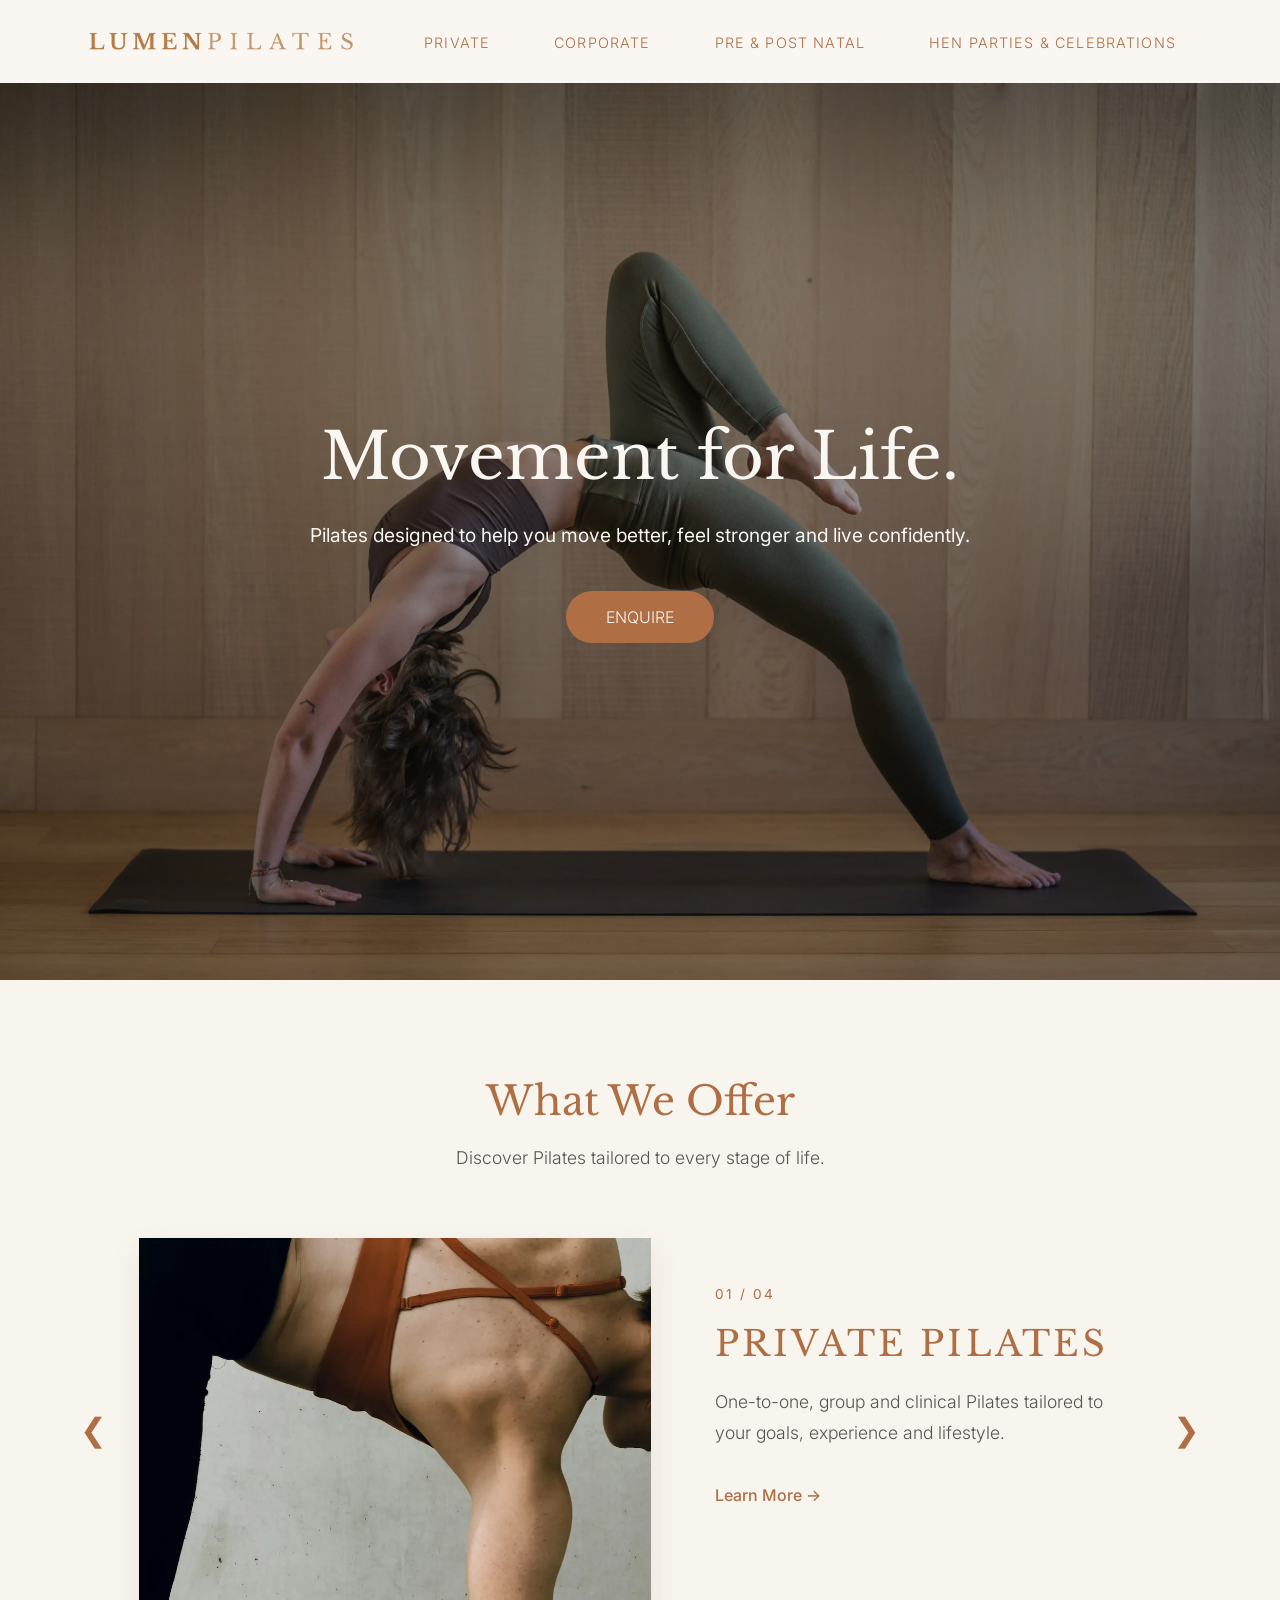
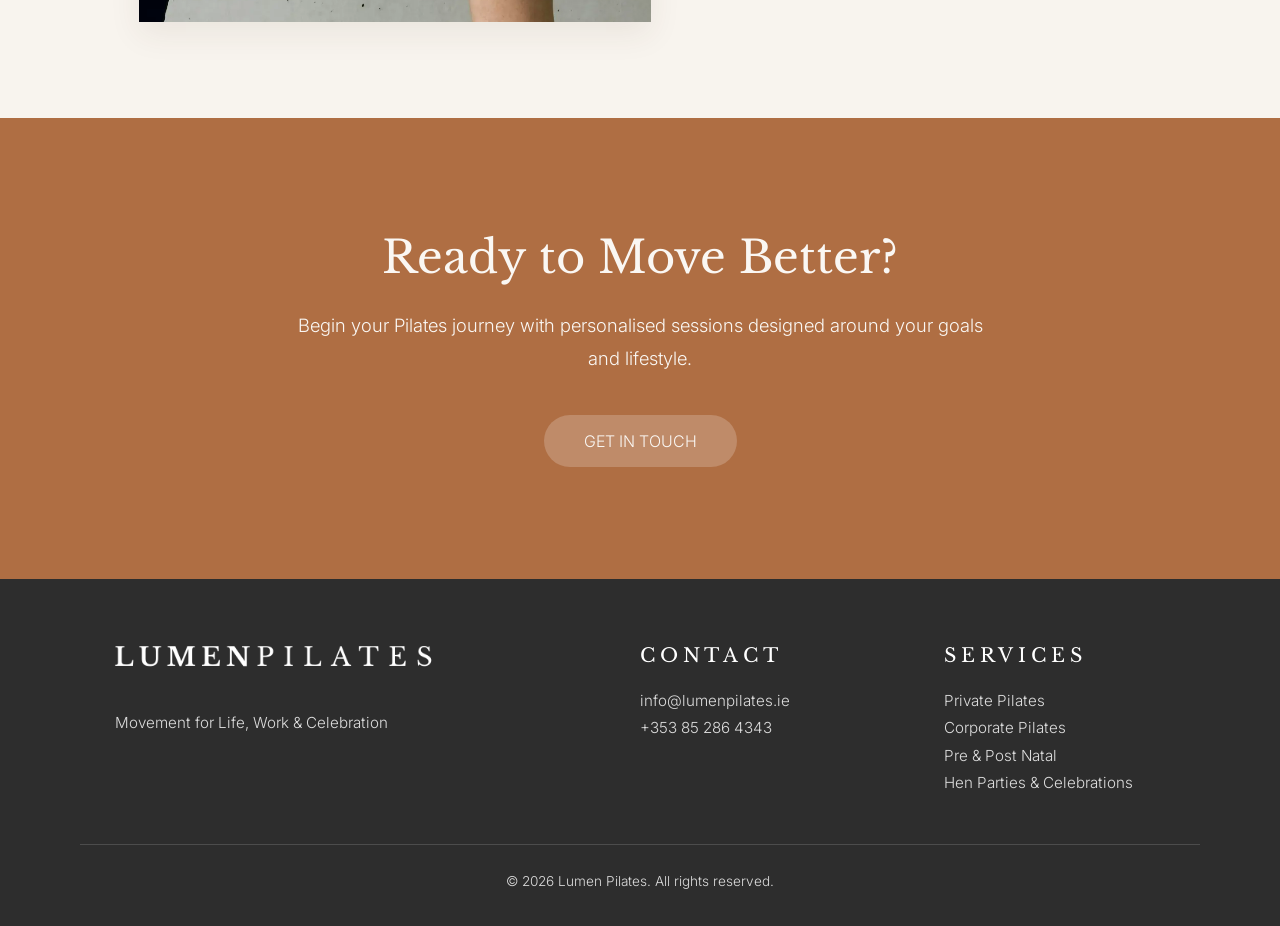
<file: index.html>
<!DOCTYPE html>
<html lang="en">
  <head>
    <meta charset="UTF-8" />
    <meta name="viewport" content="width=device-width, initial-scale=1.0" />

    <title>Lumen Pilates | Movement for Life, Work & Celebration</title>

    <link rel="icon" type="image/png" href="images/favicon.png" />

    <link rel="preconnect" href="https://fonts.googleapis.com" />
    <link rel="preconnect" href="https://fonts.gstatic.com" crossorigin />

    <link
      href="https://fonts.googleapis.com/css2?family=Inter:wght@300;400;500;600;700&family=Libre+Baskerville:wght@400;700&display=swap"
      rel="stylesheet"
    />

    <link rel="stylesheet" href="styles.css" />
  </head>

  <body>
    <!-- =========================
         Navigation
    ========================== -->

    <header>
      <nav class="navbar" aria-label="Main Navigation">
        <div class="logo">
          <a href="index.html">
            <img src="images/lumen-horizontal.png" alt="Lumen Pilates Logo" />
          </a>
        </div>

        <!-- Hamburger Menu -->
        <button
          class="hamburger"
          aria-label="Toggle navigation"
          aria-expanded="false"
        >
          <span></span>
          <span></span>
          <span></span>
        </button>

        <div class="nav-centre">
          <ul class="nav-links">
            <li>
              <a href="private.html"> PRIVATE </a>
            </li>

            <li>
              <a href="corporate.html"> CORPORATE </a>
            </li>

            <li>
              <a href="prenatal.html"> PRE &amp; POST NATAL </a>
            </li>

            <li>
              <a href="hen-parties.html"> HEN PARTIES &amp; CELEBRATIONS </a>
            </li>

            <li class="mobile-contact">
              <a href="mailto:info@lumenpilates.ie?subject=Pilates%20Enquiry">
                CONTACT US
              </a>
            </li>
          </ul>
        </div>
      </nav>
    </header>

    <main>
      <div class="nav-trigger"></div>

      <!-- =========================
           Hero Section
      ========================== -->

      <section class="hero">
        <div class="hero-overlay"></div>

        <div class="hero-content">
          <h1>Movement for Life.</h1>

          <p>
            Pilates designed to help you move better, feel stronger and live
            confidently.
          </p>

          <a href="enquire.html" class="btn">ENQUIRE</a>
        </div>
      </section>

      <!-- =========================
           Services
      ========================== -->

      <section class="services">
        <div class="services-header">
          <h2>What We Offer</h2>

          <p>Discover Pilates tailored to every stage of life.</p>
        </div>

        <div class="services-carousel">
          <!-- Previous Button -->

          <button class="carousel-btn prev" aria-label="Previous service">
            &#10094;
          </button>

          <!-- Service Slide -->

          <article class="service-slide">
            <div class="service-image">
              <img
                class="service-img"
                src="images/private-pilates.webp"
                alt="Private Pilates session"
              />
            </div>

            <div class="service-content">
              <span class="service-number">01 / 04</span>

              <h3>PRIVATE PILATES</h3>

              <p>
                One-to-one, group and clinical Pilates tailored to your goals,
                experience and lifestyle.
              </p>

              <a href="private.html" class="learn-more"> Learn More → </a>
            </div>
          </article>

          <!-- Next Button -->

          <button class="carousel-btn next" aria-label="Next service">
            &#10095;
          </button>
        </div>
      </section>

      <!-- =========================
           Call To Action
      ========================== -->

      <section class="cta">
        <div class="cta-content">
          <h2>Ready to Move Better?</h2>

          <p>
            Begin your Pilates journey with personalised sessions designed
            around your goals and lifestyle.
          </p>

          <a href="enquire.html" class="btn"> Get in Touch </a>
        </div>
      </section>
    </main>

    <!-- =========================
         Footer
    ========================== -->

    <footer class="footer">
      <div class="footer-container">
        <!-- Brand -->

        <div class="footer-brand">
          <img src="images/lumen-logo-white.png" alt="Lumen Pilates Logo" />

          <p>Movement for Life, Work &amp; Celebration</p>
        </div>

        <!-- Contact -->

        <div class="footer-contact">
          <h3>Contact</h3>

          <p>
            <a href="mailto:info@lumenpilates.ie"> info@lumenpilates.ie </a>
          </p>

          <p>
            <a href="tel:+353852864343"> +353 85 286 4343 </a>
          </p>
        </div>

        <!-- Services -->

        <div class="footer-links">
          <h3>Services</h3>

          <ul>
            <li>
              <a href="private.html">Private Pilates</a>
            </li>

            <li>
              <a href="corporate.html">Corporate Pilates</a>
            </li>

            <li>
              <a href="prenatal.html">Pre &amp; Post Natal</a>
            </li>

            <li>
              <a href="hen-parties.html">Hen Parties &amp; Celebrations</a>
            </li>
          </ul>
        </div>
      </div>

      <div class="footer-bottom">
        <p>&copy; 2026 Lumen Pilates. All rights reserved.</p>
      </div>
    </footer>

    <script src="script.js"></script>
  </body>
</html>
</file>
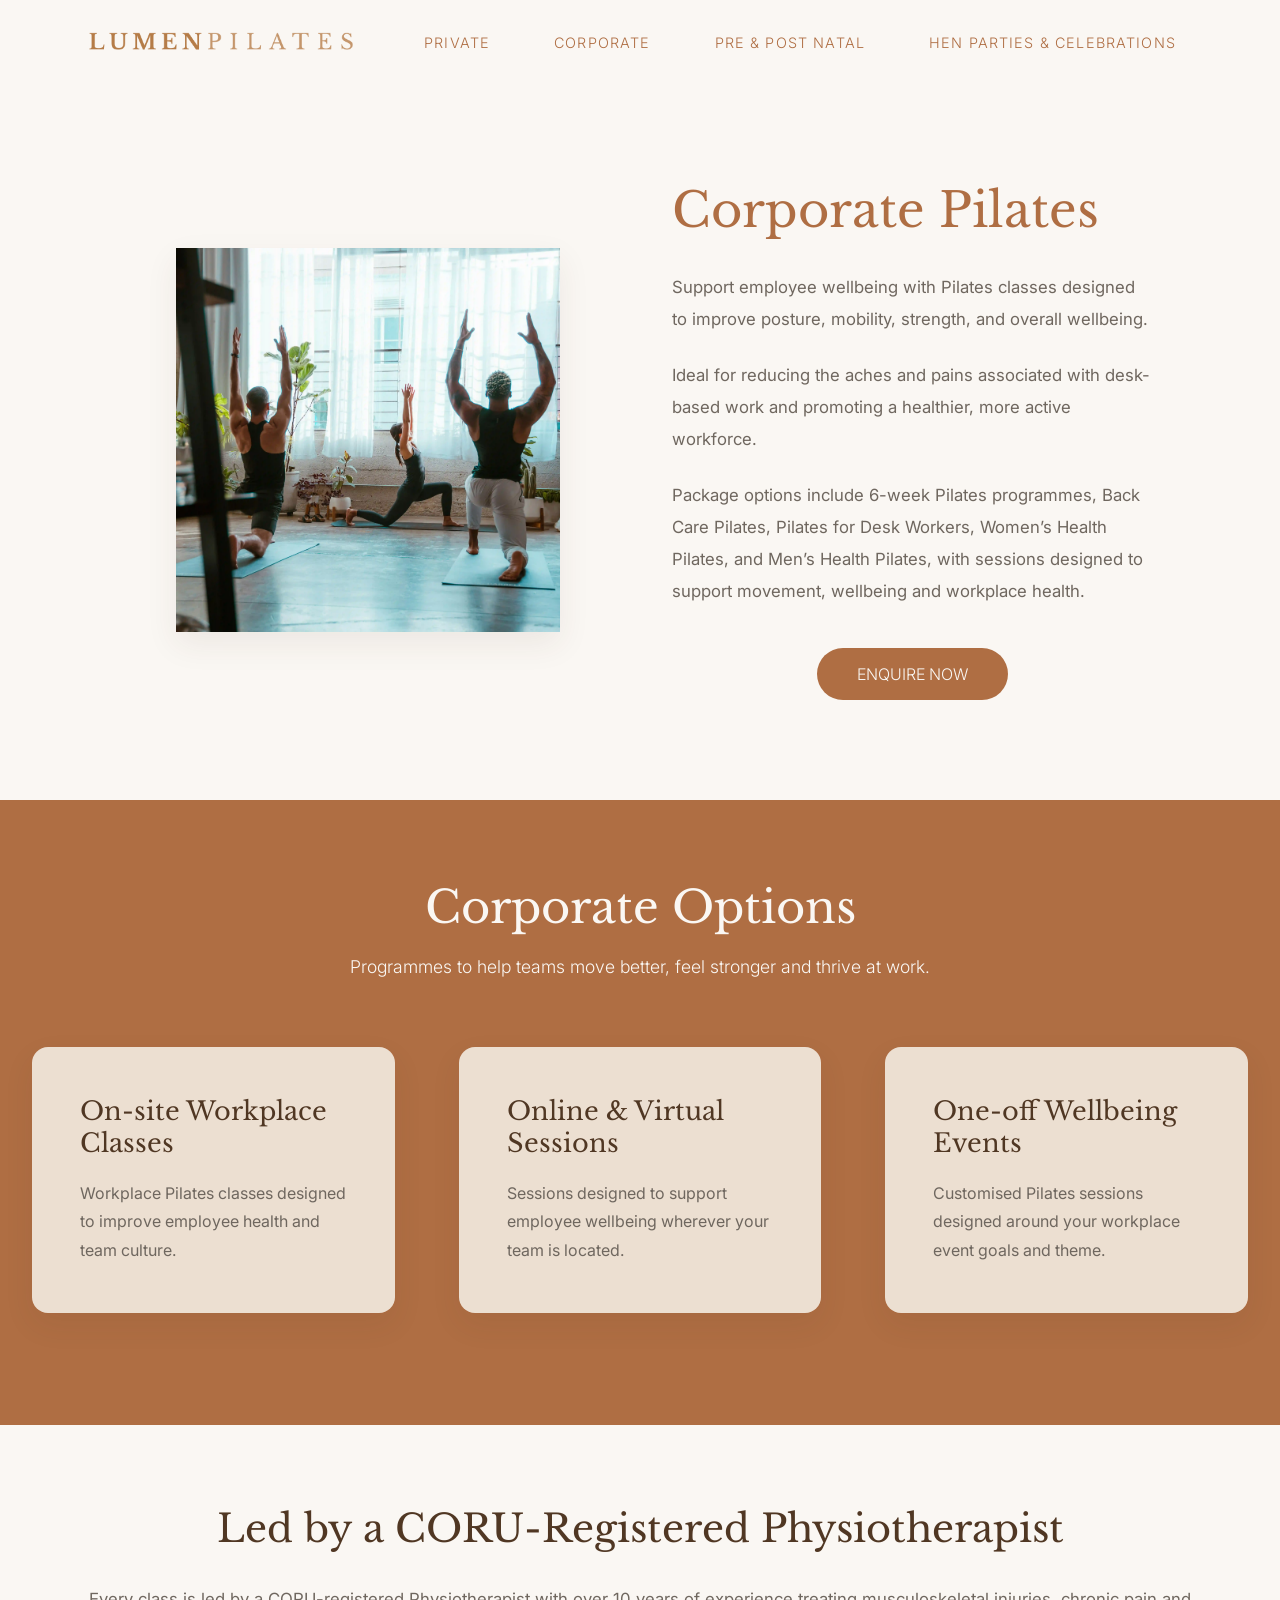
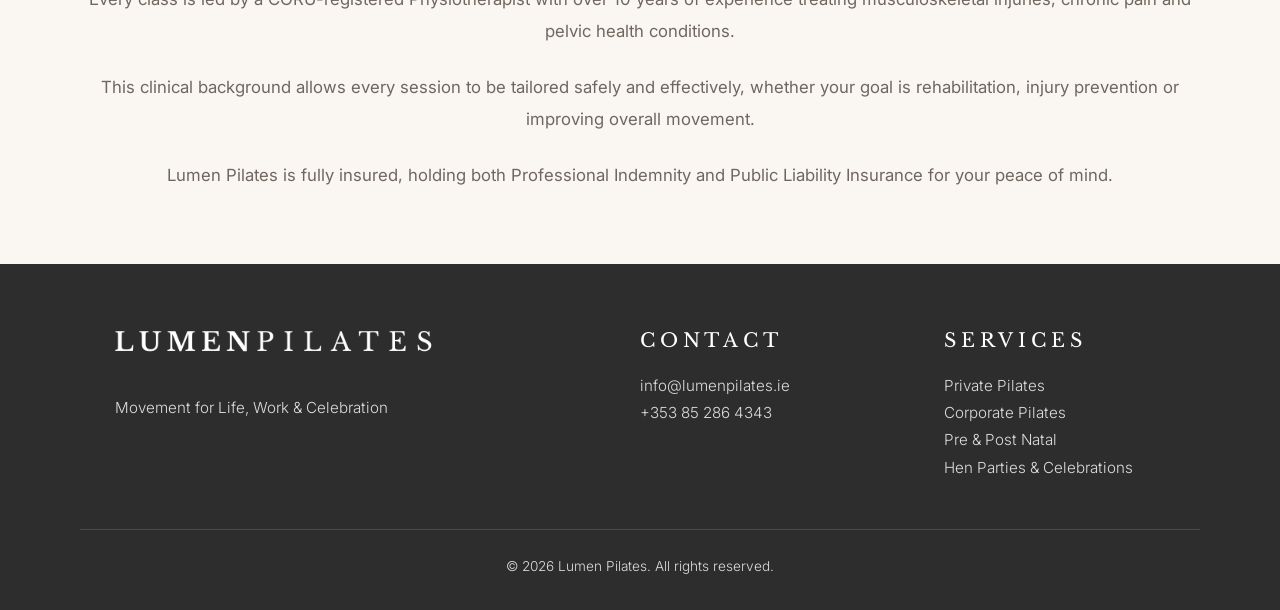
<file: corporate.html>
<!DOCTYPE html>
<html lang="en">
  <head>
    <meta charset="UTF-8" />
    <meta name="viewport" content="width=device-width, initial-scale=1.0" />

    <title>Lumen Pilates | Corporate Pilates</title>

    <link rel="icon" type="image/png" href="images/favicon.png" />

    <link rel="preconnect" href="https://fonts.googleapis.com" />
    <link rel="preconnect" href="https://fonts.gstatic.com" crossorigin />

    <link
      href="https://fonts.googleapis.com/css2?family=Inter:wght@300;400;500;600;700&family=Libre+Baskerville:wght@400;700&display=swap"
      rel="stylesheet"
    />

    <link rel="stylesheet" href="styles.css" />
  </head>

  <body>
    <!-- =========================
         Navigation
    ========================== -->

    <header>
      <nav class="navbar" aria-label="Main Navigation">
        <div class="logo">
          <a href="index.html">
            <img src="images/lumen-horizontal.png" alt="Lumen Pilates Logo" />
          </a>
        </div>

        <!-- Hamburger Menu -->
        <button
          class="hamburger"
          aria-label="Toggle navigation"
          aria-expanded="false"
        >
          <span></span>
          <span></span>
          <span></span>
        </button>

        <div class="nav-centre">
          <ul class="nav-links">
            <li>
              <a href="private.html"> PRIVATE </a>
            </li>

            <li>
              <a href="corporate.html"> CORPORATE </a>
            </li>

            <li>
              <a href="prenatal.html"> PRE &amp; POST NATAL </a>
            </li>

            <li>
              <a href="hen-parties.html"> HEN PARTIES &amp; CELEBRATIONS </a>
            </li>

            <li class="mobile-contact">
              <a href="mailto:info@lumenpilates.ie?subject=Pilates%20Enquiry">
                CONTACT US
              </a>
            </li>
          </ul>
        </div>
      </nav>
    </header>

    <main>
      <div class="nav-trigger"></div>

      <!-- =========================
           Corporate Hero
      ========================== -->

      <section class="private-hero">
        <div class="private-image">
          <img
            src="images/corporate-pilates-hero.webp"
            alt="Group of people performing pilates poses with their teacher"
          />
        </div>

        <div class="private-content">
          <h1>Corporate Pilates</h1>

          <p>
            Support employee wellbeing with Pilates classes designed to improve
            posture, mobility, strength, and overall wellbeing.
          </p>

          <p>
            Ideal for reducing the aches and pains associated with desk-based
            work and promoting a healthier, more active workforce.
          </p>

          <p>
            Package options include 6-week Pilates programmes, Back Care
            Pilates, Pilates for Desk Workers, Women’s Health Pilates, and Men’s
            Health Pilates, with sessions designed to support movement,
            wellbeing and workplace health.
          </p>

          <a href="enquire.html" class="btn"> ENQUIRE NOW </a>
        </div>
      </section>

      <!-- =========================
           Corporate Options
      ========================== -->

      <section class="class-structure">
        <div class="section-heading">
          <h2>Corporate Options</h2>

          <p>
            Programmes to help teams move better, feel stronger and thrive at
            work.
          </p>
        </div>

        <div class="structure-grid">
          <article class="structure-card">
            <h3>On-site Workplace Classes</h3>

            <p>
              Workplace Pilates classes designed to improve employee health and
              team culture.
            </p>
          </article>

          <article class="structure-card">
            <h3>Online &amp; Virtual Sessions</h3>

            <p>
              Sessions designed to support employee wellbeing wherever your team
              is located.
            </p>
          </article>

          <article class="structure-card">
            <h3>One-off Wellbeing Events</h3>

            <p>
              Customised Pilates sessions designed around your workplace event
              goals and theme.
            </p>
          </article>
        </div>
      </section>

      <!-- =========================
           Clinical Experience
      ========================== -->

      <section class="experience">
        <div class="experience-content">
          <h2>Led by a CORU-Registered Physiotherapist</h2>

          <p>
            Every class is led by a CORU-registered Physiotherapist with over 10
            years of experience treating musculoskeletal injuries, chronic pain
            and pelvic health conditions.
          </p>

          <p>
            This clinical background allows every session to be tailored safely
            and effectively, whether your goal is rehabilitation, injury
            prevention or improving overall movement.
          </p>

          <p>
            Lumen Pilates is fully insured, holding both Professional Indemnity
            and Public Liability Insurance for your peace of mind.
          </p>
        </div>
      </section>
    </main>

    <!-- =========================
         Footer
    ========================== -->

    <footer class="footer">
      <div class="footer-container">
        <!-- Brand -->

        <div class="footer-brand">
          <img src="images/lumen-logo-white.png" alt="Lumen Pilates Logo" />

          <p>Movement for Life, Work &amp; Celebration</p>
        </div>

        <!-- Contact -->

        <div class="footer-contact">
          <h3>Contact</h3>

          <p>
            <a href="mailto:info@lumenpilates.ie"> info@lumenpilates.ie </a>
          </p>

          <p>
            <a href="tel:+353852864343"> +353 85 286 4343 </a>
          </p>
        </div>

        <!-- Services -->

        <div class="footer-links">
          <h3>Services</h3>

          <ul>
            <li>
              <a href="private.html"> Private Pilates </a>
            </li>

            <li>
              <a href="corporate.html"> Corporate Pilates </a>
            </li>

            <li>
              <a href="prenatal.html"> Pre &amp; Post Natal </a>
            </li>

            <li>
              <a href="hen-parties.html"> Hen Parties &amp; Celebrations </a>
            </li>
          </ul>
        </div>
      </div>

      <div class="footer-bottom">
        <p>&copy; 2026 Lumen Pilates. All rights reserved.</p>
      </div>
    </footer>

    <script src="script.js"></script>
  </body>
</html>
</file>
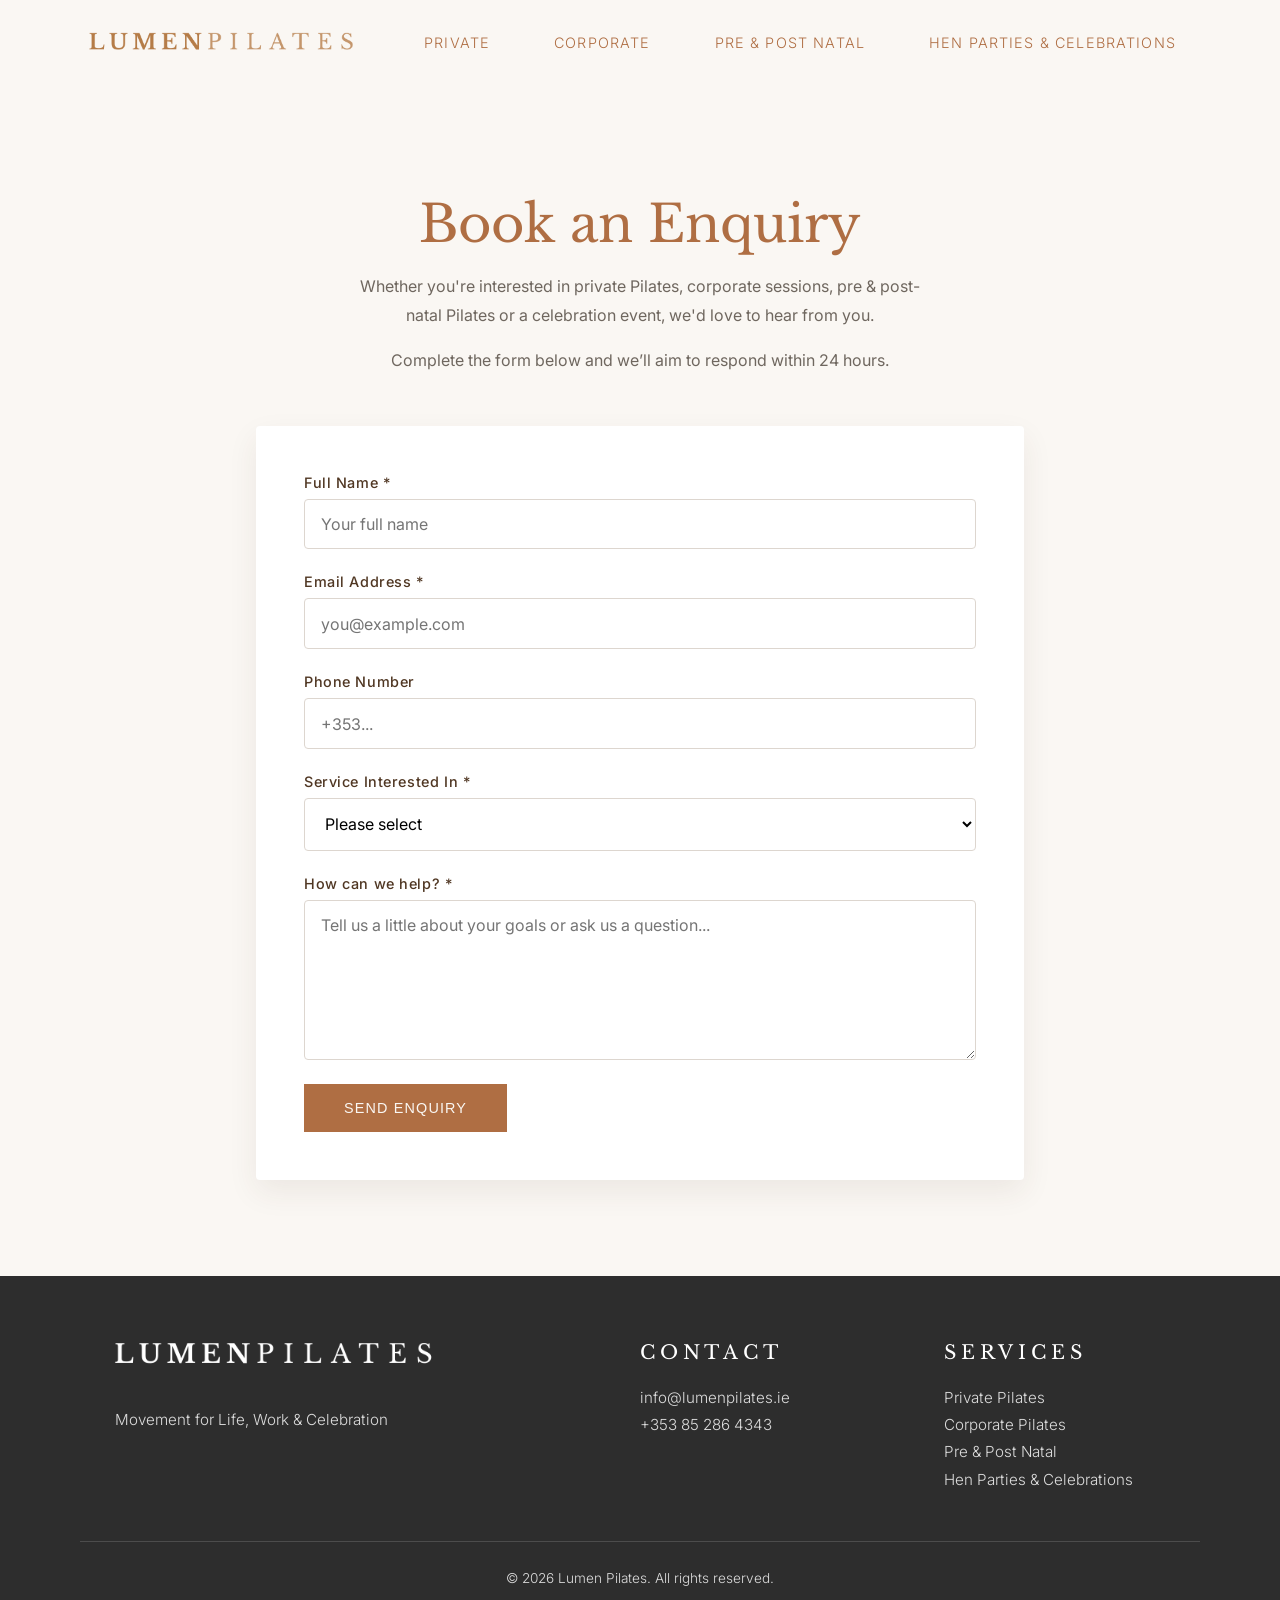
<file: enquire.html>
<!DOCTYPE html>
<html lang="en">
  <head>
    <meta charset="UTF-8" />
    <meta name="viewport" content="width=device-width, initial-scale=1.0" />

    <title>Lumen Pilates | Enquiry</title>

    <link rel="icon" type="image/png" href="images/favicon.png" />

    <link rel="preconnect" href="https://fonts.googleapis.com" />
    <link rel="preconnect" href="https://fonts.gstatic.com" crossorigin />

    <link
      href="https://fonts.googleapis.com/css2?family=Inter:wght@300;400;500;600;700&family=Libre+Baskerville:wght@400;700&display=swap"
      rel="stylesheet"
    />

    <link rel="stylesheet" href="styles.css" />
  </head>

  <body>
    <!-- =========================
         Navigation
    ========================== -->

    <header>
      <nav class="navbar" aria-label="Main Navigation">
        <div class="logo">
          <a href="index.html">
            <img src="images/lumen-horizontal.png" alt="Lumen Pilates Logo" />
          </a>
        </div>

        <!-- Hamburger Menu -->
        <button
          class="hamburger"
          aria-label="Toggle navigation"
          aria-expanded="false"
        >
          <span></span>
          <span></span>
          <span></span>
        </button>

        <div class="nav-centre">
          <ul class="nav-links">
            <li>
              <a href="private.html"> PRIVATE </a>
            </li>

            <li>
              <a href="corporate.html"> CORPORATE </a>
            </li>

            <li>
              <a href="prenatal.html"> PRE &amp; POST NATAL </a>
            </li>

            <li>
              <a href="hen-parties.html"> HEN PARTIES &amp; CELEBRATIONS </a>
            </li>

            <li class="mobile-contact">
              <a href="mailto:info@lumenpilates.ie?subject=Pilates%20Enquiry">
                CONTACT US
              </a>
            </li>
          </ul>
        </div>
      </nav>
    </header>

    <main class="enquiry-page">
      <div class="nav-trigger"></div>

      <!-- =========================
           Enquiry
      ========================== -->

      <section class="enquiry">
        <div class="enquiry-header">
          <h1>Book an Enquiry</h1>

          <p>
            Whether you're interested in private Pilates, corporate sessions,
            pre &amp; post-natal Pilates or a celebration event, we'd love to
            hear from you.
          </p>

          <p>
            Complete the form below and we’ll aim to respond within 24 hours.
          </p>
        </div>

        <form
          class="enquiry-form"
          name="enquiry"
          method="POST"
          data-netlify="true"
          data-netlify-honeypot="bot-field"
          action="success.html"
        >
          <!-- Required for Netlify -->

          <input type="hidden" name="form-name" value="enquiry" />

          <p hidden>
            <label>
              Bot field:
              <input name="bot-field" />
            </label>
          </p>

          <div class="form-group">
            <label for="name"> Full Name * </label>

            <input
              type="text"
              id="name"
              name="name"
              placeholder="Your full name"
              autocomplete="name"
              required
            />
          </div>

          <div class="form-group">
            <label for="email"> Email Address * </label>

            <input
              type="email"
              id="email"
              name="email"
              placeholder="you@example.com"
              autocomplete="email"
              required
            />
          </div>

          <div class="form-group">
            <label for="phone"> Phone Number </label>

            <input
              type="tel"
              id="phone"
              name="phone"
              placeholder="+353..."
              autocomplete="tel"
            />
          </div>

          <div class="form-group">
            <label for="service"> Service Interested In * </label>

            <select id="service" name="service" required>
              <option value="">Please select</option>

              <option>Private Pilates</option>

              <option>Corporate Pilates</option>

              <option>Pre &amp; Post Natal Pilates</option>

              <option>Hen Parties &amp; Celebrations</option>

              <option>Gift Voucher</option>

              <option>Other</option>
            </select>
          </div>

          <div class="form-group">
            <label for="message"> How can we help? * </label>

            <textarea
              id="message"
              name="message"
              rows="6"
              placeholder="Tell us a little about your goals or ask us a question..."
              required
            ></textarea>
          </div>

          <button type="submit" class="submit-btn">SEND ENQUIRY</button>
        </form>
      </section>
    </main>

    <!-- =========================
         Footer
    ========================== -->

    <footer class="footer">
      <div class="footer-container">
        <div class="footer-brand">
          <img src="images/lumen-logo-white.png" alt="Lumen Pilates Logo" />

          <p>Movement for Life, Work &amp; Celebration</p>
        </div>

        <div class="footer-contact">
          <h3>Contact</h3>

          <p>
            <a href="mailto:info@lumenpilates.ie"> info@lumenpilates.ie </a>
          </p>

          <p>
            <a href="tel:+353852864343"> +353 85 286 4343 </a>
          </p>
        </div>

        <div class="footer-links">
          <h3>Services</h3>

          <ul>
            <li>
              <a href="private.html"> Private Pilates </a>
            </li>

            <li>
              <a href="corporate.html"> Corporate Pilates </a>
            </li>

            <li>
              <a href="prenatal.html"> Pre &amp; Post Natal </a>
            </li>

            <li>
              <a href="hen-parties.html"> Hen Parties &amp; Celebrations </a>
            </li>
          </ul>
        </div>
      </div>

      <div class="footer-bottom">
        <p>&copy; 2026 Lumen Pilates. All rights reserved.</p>
      </div>
    </footer>

    <script src="script.js"></script>
  </body>
</html>
</file>
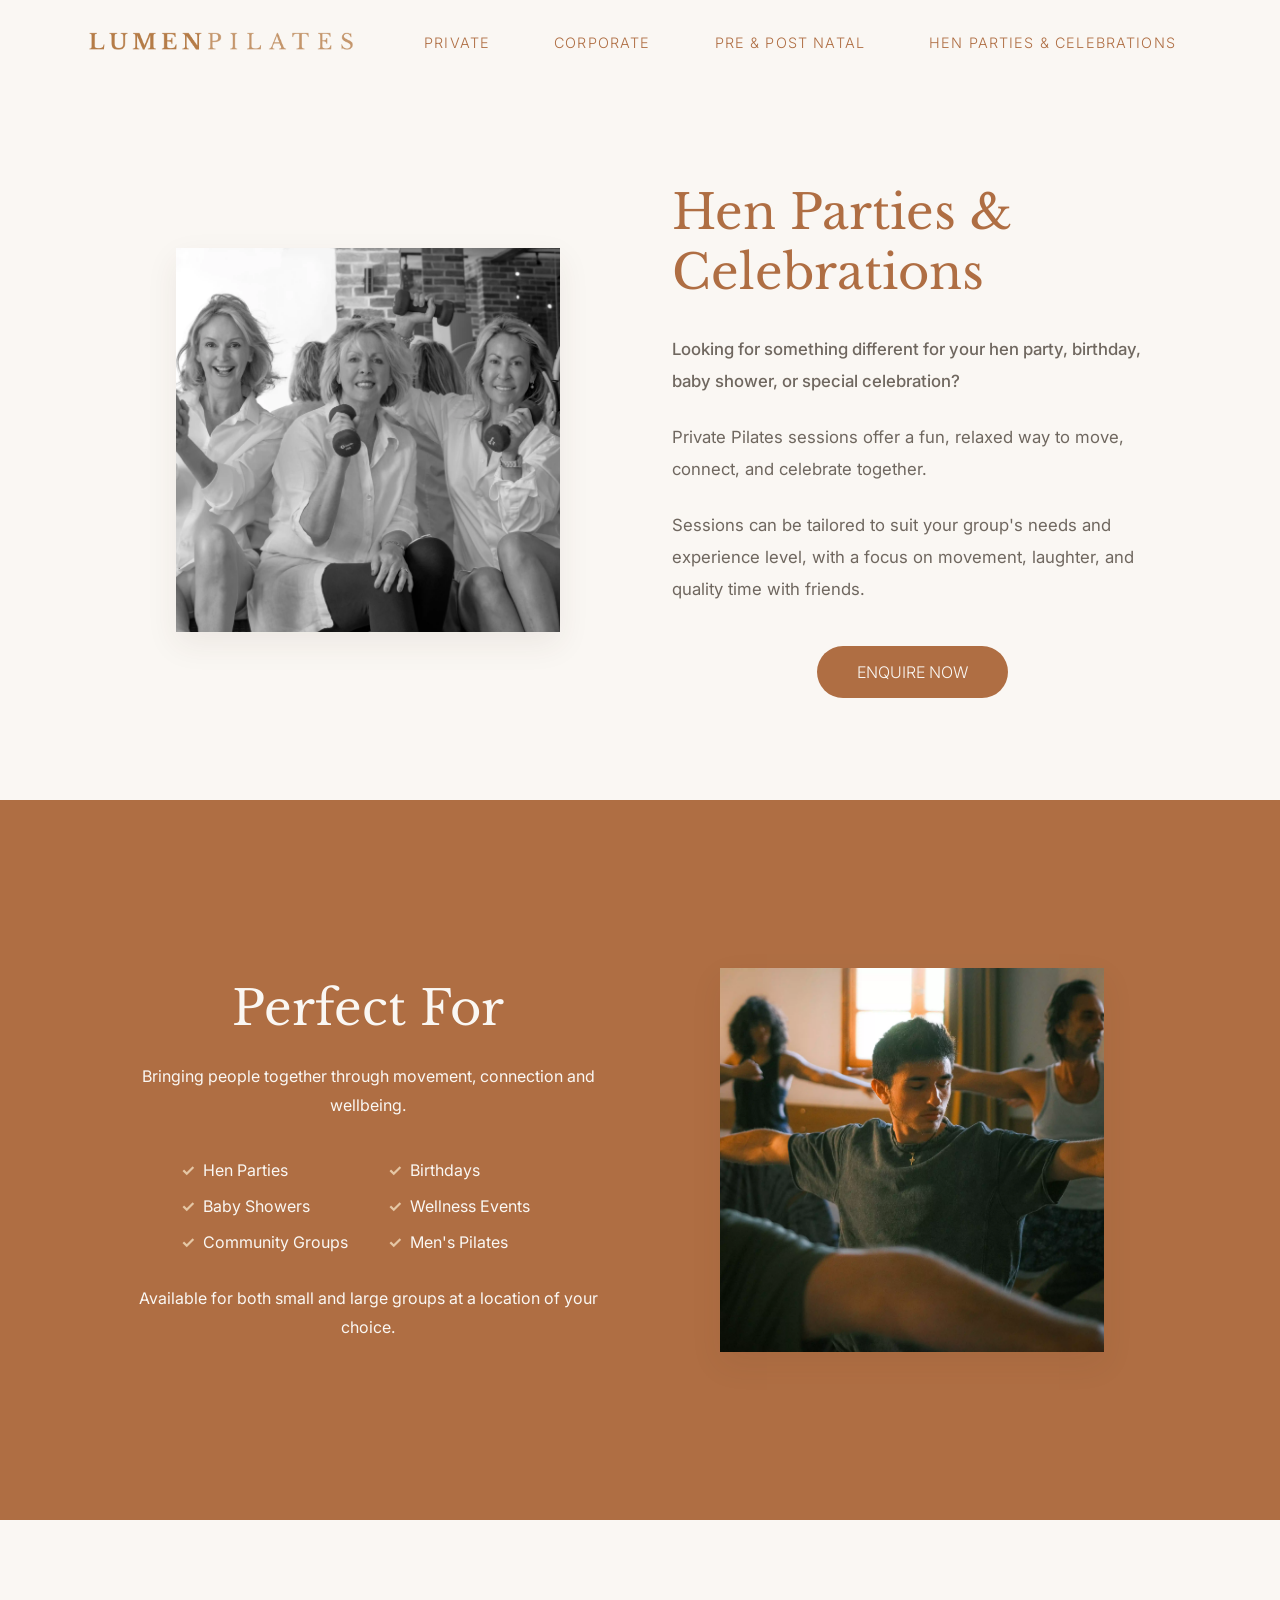
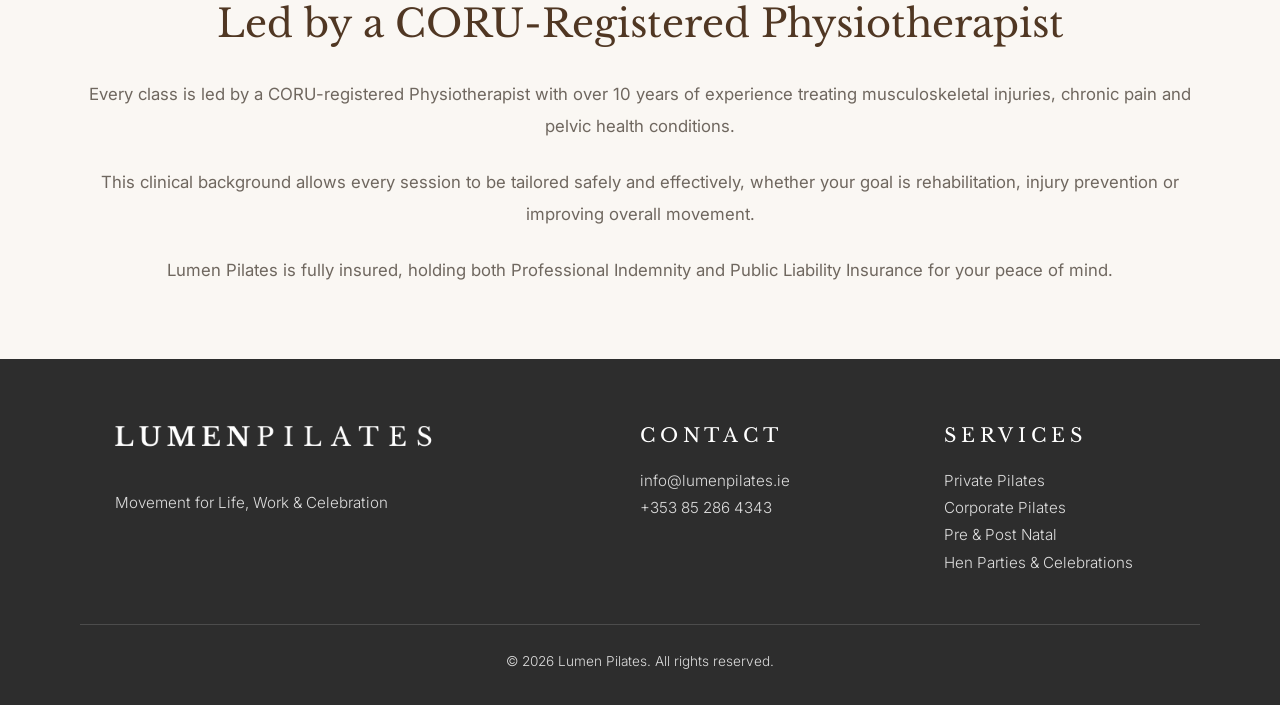
<file: hen-parties.html>
<!DOCTYPE html>
<html lang="en">
  <head>
    <meta charset="UTF-8" />
    <meta name="viewport" content="width=device-width, initial-scale=1.0" />

    <title>Lumen Pilates | Hen Parties & Celebrations</title>

    <link rel="icon" type="image/png" href="images/favicon.png" />

    <link rel="preconnect" href="https://fonts.googleapis.com" />
    <link rel="preconnect" href="https://fonts.gstatic.com" crossorigin />

    <link
      href="https://fonts.googleapis.com/css2?family=Inter:wght@300;400;500;600;700&family=Libre+Baskerville:wght@400;700&display=swap"
      rel="stylesheet"
    />

    <link rel="stylesheet" href="styles.css" />
  </head>

  <body>
    <!-- =========================
         Navigation
    ========================== -->

    <header>
      <nav class="navbar" aria-label="Main Navigation">
        <div class="logo">
          <a href="index.html">
            <img src="images/lumen-horizontal.png" alt="Lumen Pilates Logo" />
          </a>
        </div>

        <!-- Hamburger Menu -->
        <button
          class="hamburger"
          aria-label="Toggle navigation"
          aria-expanded="false"
        >
          <span></span>
          <span></span>
          <span></span>
        </button>

        <div class="nav-centre">
          <ul class="nav-links">
            <li>
              <a href="private.html"> PRIVATE </a>
            </li>

            <li>
              <a href="corporate.html"> CORPORATE </a>
            </li>

            <li>
              <a href="prenatal.html"> PRE &amp; POST NATAL </a>
            </li>

            <li>
              <a href="hen-parties.html"> HEN PARTIES &amp; CELEBRATIONS </a>
            </li>

            <li class="mobile-contact">
              <a href="mailto:info@lumenpilates.ie?subject=Pilates%20Enquiry">
                CONTACT US
              </a>
            </li>
          </ul>
        </div>
      </nav>
    </header>

    <main>
      <div class="nav-trigger"></div>

      <!-- =========================
           Hen Parties Hero
      ========================== -->

      <section class="private-hero">
        <div class="private-image">
          <img
            src="images/hens-hero.webp"
            alt="Group Pilates session during a celebration event"
          />
        </div>

        <div class="private-content">
          <h1>Hen Parties &amp; Celebrations</h1>

          <p class="hen-paragraph-bold">
            Looking for something different for your hen party, birthday, baby
            shower, or special celebration?
          </p>

          <p>
            Private Pilates sessions offer a fun, relaxed way to move, connect,
            and celebrate together.
          </p>

          <p>
            Sessions can be tailored to suit your group's needs and experience
            level, with a focus on movement, laughter, and quality time with
            friends.
          </p>

          <a href="enquire.html" class="btn"> ENQUIRE NOW </a>
        </div>
      </section>

      <!-- =========================
           Group Events
      ========================== -->

      <section class="group-events">
        <div class="group-events-content">
          <h2>Perfect For</h2>

          <p class="group-events-intro">
            Bringing people together through movement, connection and wellbeing.
          </p>

          <ul class="group-list">
            <li>Hen Parties</li>

            <li>Birthdays</li>

            <li>Baby Showers</li>

            <li>Wellness Events</li>

            <li>Community Groups</li>

            <li>Men's Pilates</li>
          </ul>

          <p class="group-events-footer">
            Available for both small and large groups at a location of your
            choice.
          </p>
        </div>

        <div class="group-events-image">
          <img
            src="images/hens-pilates-2.webp"
            alt="Man performing pilates pose"
          />
        </div>
      </section>

      <!-- =========================
           Clinical Experience
      ========================== -->

      <section class="experience">
        <div class="experience-content">
          <h2>Led by a CORU-Registered Physiotherapist</h2>

          <p>
            Every class is led by a CORU-registered Physiotherapist with over 10
            years of experience treating musculoskeletal injuries, chronic pain
            and pelvic health conditions.
          </p>

          <p>
            This clinical background allows every session to be tailored safely
            and effectively, whether your goal is rehabilitation, injury
            prevention or improving overall movement.
          </p>

          <p>
            Lumen Pilates is fully insured, holding both Professional Indemnity
            and Public Liability Insurance for your peace of mind.
          </p>
        </div>
      </section>
    </main>

    <!-- =========================
         Footer
    ========================== -->

    <footer class="footer">
      <div class="footer-container">
        <div class="footer-brand">
          <img src="images/lumen-logo-white.png" alt="Lumen Pilates Logo" />

          <p>Movement for Life, Work &amp; Celebration</p>
        </div>

        <div class="footer-contact">
          <h3>Contact</h3>

          <p>
            <a href="mailto:info@lumenpilates.ie"> info@lumenpilates.ie </a>
          </p>

          <p>
            <a href="tel:+353852864343"> +353 85 286 4343 </a>
          </p>
        </div>

        <div class="footer-links">
          <h3>Services</h3>

          <ul>
            <li>
              <a href="private.html"> Private Pilates </a>
            </li>

            <li>
              <a href="corporate.html"> Corporate Pilates </a>
            </li>

            <li>
              <a href="prenatal.html"> Pre &amp; Post Natal </a>
            </li>

            <li>
              <a href="hen-parties.html"> Hen Parties &amp; Celebrations </a>
            </li>
          </ul>
        </div>
      </div>

      <div class="footer-bottom">
        <p>&copy; 2026 Lumen Pilates. All rights reserved.</p>
      </div>
    </footer>

    <script src="script.js"></script>
  </body>
</html>
</file>
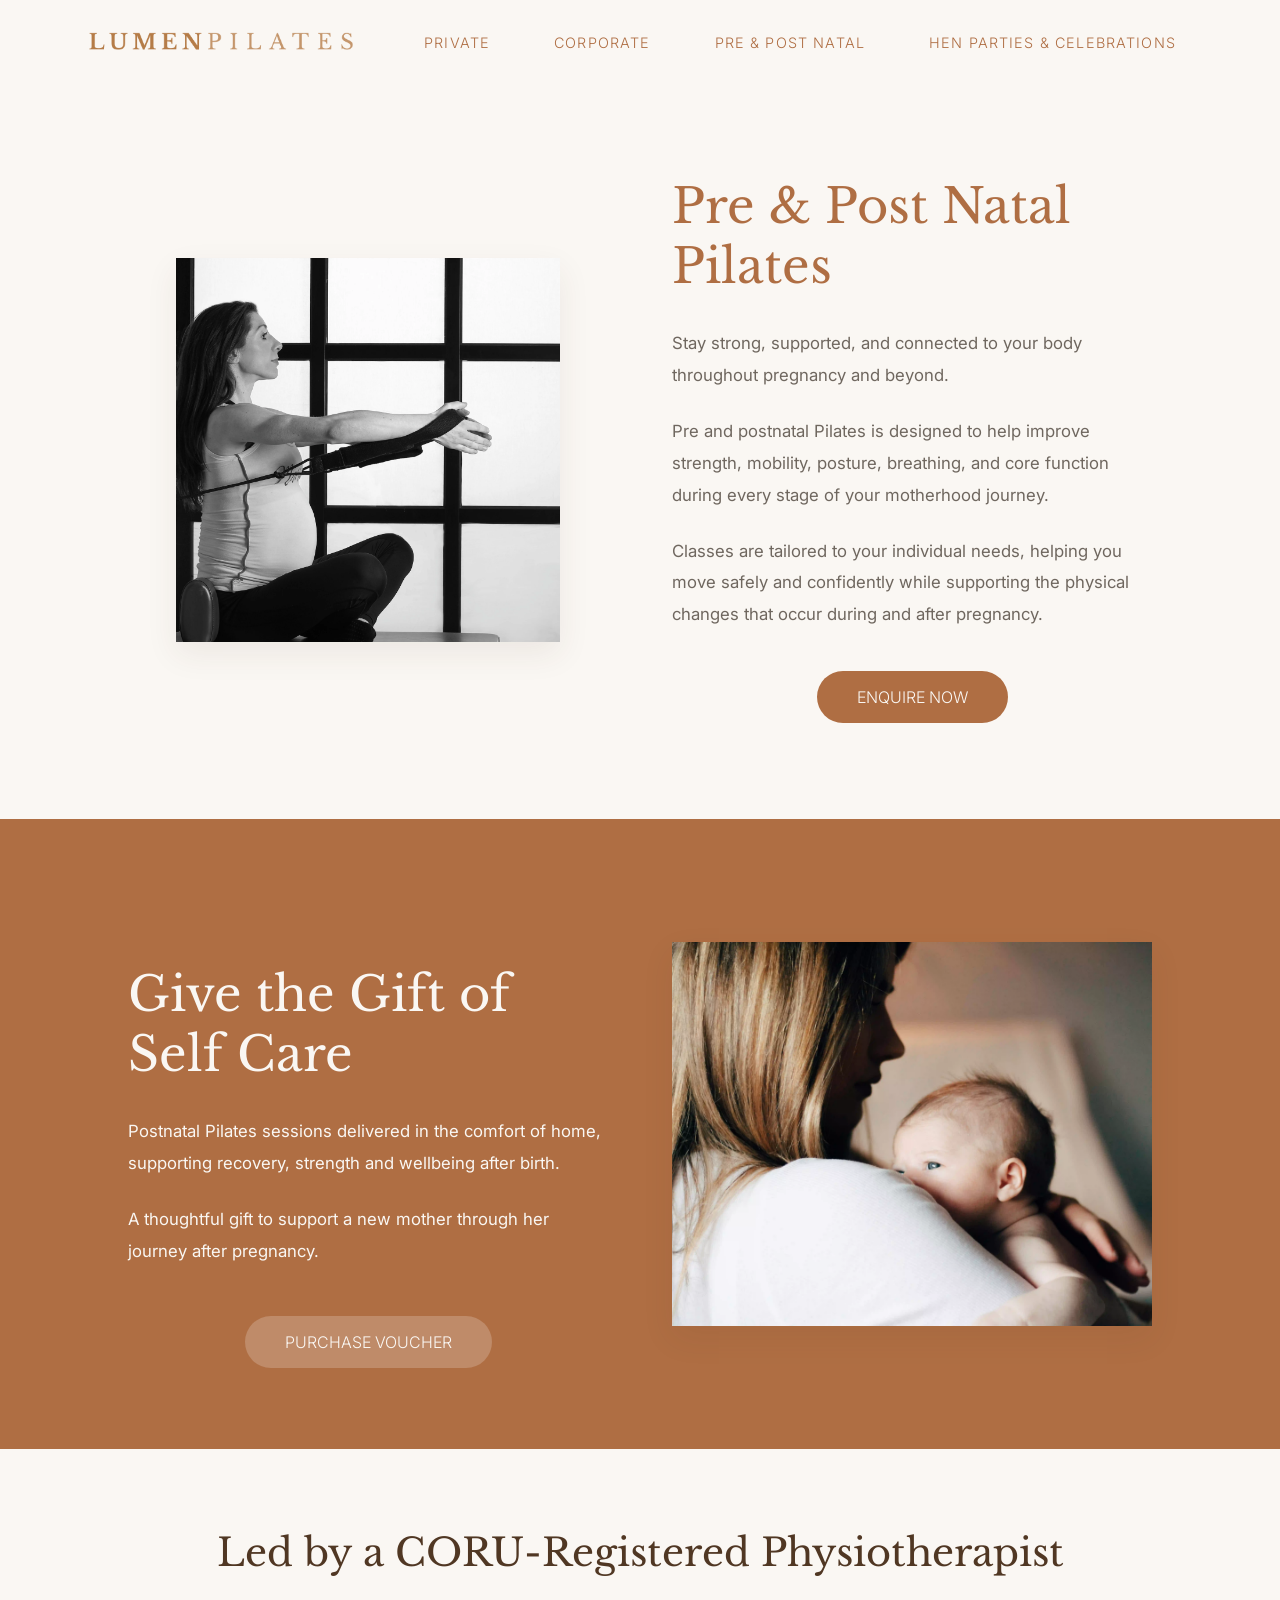
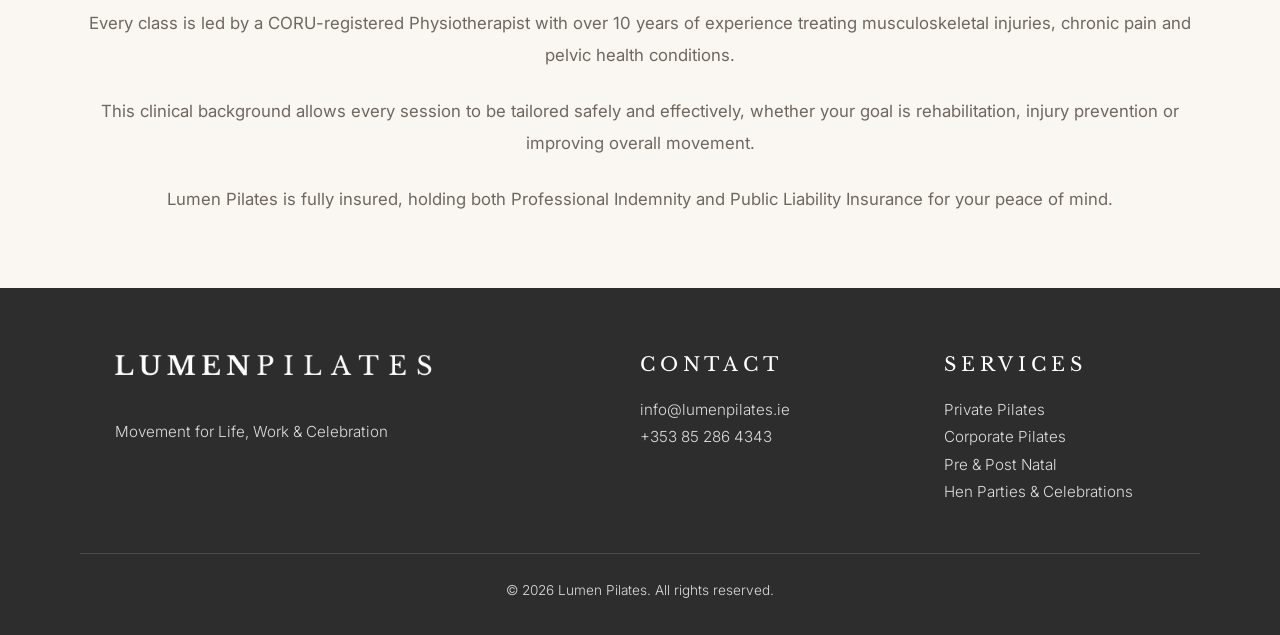
<file: prenatal.html>
<!DOCTYPE html>
<html lang="en">
  <head>
    <meta charset="UTF-8" />
    <meta name="viewport" content="width=device-width, initial-scale=1.0" />

    <title>Lumen Pilates | Pre &amp; Post Natal Pilates</title>

    <link rel="icon" type="image/png" href="images/favicon.png" />

    <link rel="preconnect" href="https://fonts.googleapis.com" />
    <link rel="preconnect" href="https://fonts.gstatic.com" crossorigin />

    <link
      href="https://fonts.googleapis.com/css2?family=Inter:wght@300;400;500;600;700&family=Libre+Baskerville:wght@400;700&display=swap"
      rel="stylesheet"
    />

    <link rel="stylesheet" href="styles.css" />
  </head>

  <body>
    <!-- =========================
         Navigation
    ========================== -->

    <header>
      <nav class="navbar" aria-label="Main Navigation">
        <div class="logo">
          <a href="index.html">
            <img src="images/lumen-horizontal.png" alt="Lumen Pilates Logo" />
          </a>
        </div>

        <!-- Hamburger Menu -->
        <button
          class="hamburger"
          aria-label="Toggle navigation"
          aria-expanded="false"
        >
          <span></span>
          <span></span>
          <span></span>
        </button>

        <div class="nav-centre">
          <ul class="nav-links">
            <li>
              <a href="private.html"> PRIVATE </a>
            </li>

            <li>
              <a href="corporate.html"> CORPORATE </a>
            </li>

            <li>
              <a href="prenatal.html"> PRE &amp; POST NATAL </a>
            </li>

            <li>
              <a href="hen-parties.html"> HEN PARTIES &amp; CELEBRATIONS </a>
            </li>

            <li class="mobile-contact">
              <a href="mailto:info@lumenpilates.ie?subject=Pilates%20Enquiry">
                CONTACT US
              </a>
            </li>
          </ul>
        </div>
      </nav>
    </header>

    <main>
      <div class="nav-trigger"></div>

      <!-- =========================
           Pre & Post Natal Hero
      ========================== -->

      <section class="private-hero">
        <div class="private-image">
          <img
            src="images/prenatal-hero-img.webp"
            alt="Pregnant mother performing pilates pose"
          />
        </div>

        <div class="private-content">
          <h1>Pre &amp; Post Natal Pilates</h1>

          <p>
            Stay strong, supported, and connected to your body throughout
            pregnancy and beyond.
          </p>

          <p>
            Pre and postnatal Pilates is designed to help improve strength,
            mobility, posture, breathing, and core function during every stage
            of your motherhood journey.
          </p>

          <p>
            Classes are tailored to your individual needs, helping you move
            safely and confidently while supporting the physical changes that
            occur during and after pregnancy.
          </p>

          <a href="enquire.html" class="btn"> ENQUIRE NOW </a>
        </div>
      </section>

      <!-- =========================
           Voucher Section
      ========================== -->

      <section class="voucher-section">
        <div class="voucher-content">
          <h2>Give the Gift of Self Care</h2>

          <p>
            Postnatal Pilates sessions delivered in the comfort of home,
            supporting recovery, strength and wellbeing after birth.
          </p>

          <p>
            A thoughtful gift to support a new mother through her journey after
            pregnancy.
          </p>

          <a href="enquire.html" class="btn"> PURCHASE VOUCHER </a>
        </div>

        <div class="voucher-image">
          <img src="images/prenatal-hero-2-img.webp" alt="mother and baby" />
        </div>
      </section>

      <!-- =========================
           Clinical Experience
      ========================== -->

      <section class="experience">
        <div class="experience-content">
          <h2>Led by a CORU-Registered Physiotherapist</h2>

          <p>
            Every class is led by a CORU-registered Physiotherapist with over 10
            years of experience treating musculoskeletal injuries, chronic pain
            and pelvic health conditions.
          </p>

          <p>
            This clinical background allows every session to be tailored safely
            and effectively, whether your goal is rehabilitation, injury
            prevention or improving overall movement.
          </p>

          <p>
            Lumen Pilates is fully insured, holding both Professional Indemnity
            and Public Liability Insurance for your peace of mind.
          </p>
        </div>
      </section>
    </main>

    <!-- =========================
         Footer
    ========================== -->

    <footer class="footer">
      <div class="footer-container">
        <div class="footer-brand">
          <img src="images/lumen-logo-white.png" alt="Lumen Pilates Logo" />

          <p>Movement for Life, Work &amp; Celebration</p>
        </div>

        <div class="footer-contact">
          <h3>Contact</h3>

          <p>
            <a href="mailto:info@lumenpilates.ie"> info@lumenpilates.ie </a>
          </p>

          <p>
            <a href="tel:+353852864343"> +353 85 286 4343 </a>
          </p>
        </div>

        <div class="footer-links">
          <h3>Services</h3>

          <ul>
            <li>
              <a href="private.html"> Private Pilates </a>
            </li>

            <li>
              <a href="corporate.html"> Corporate Pilates </a>
            </li>

            <li>
              <a href="prenatal.html"> Pre &amp; Post Natal </a>
            </li>

            <li>
              <a href="hen-parties.html"> Hen Parties &amp; Celebrations </a>
            </li>
          </ul>
        </div>
      </div>

      <div class="footer-bottom">
        <p>&copy; 2026 Lumen Pilates. All rights reserved.</p>
      </div>
    </footer>

    <script src="script.js"></script>
  </body>
</html>
</file>
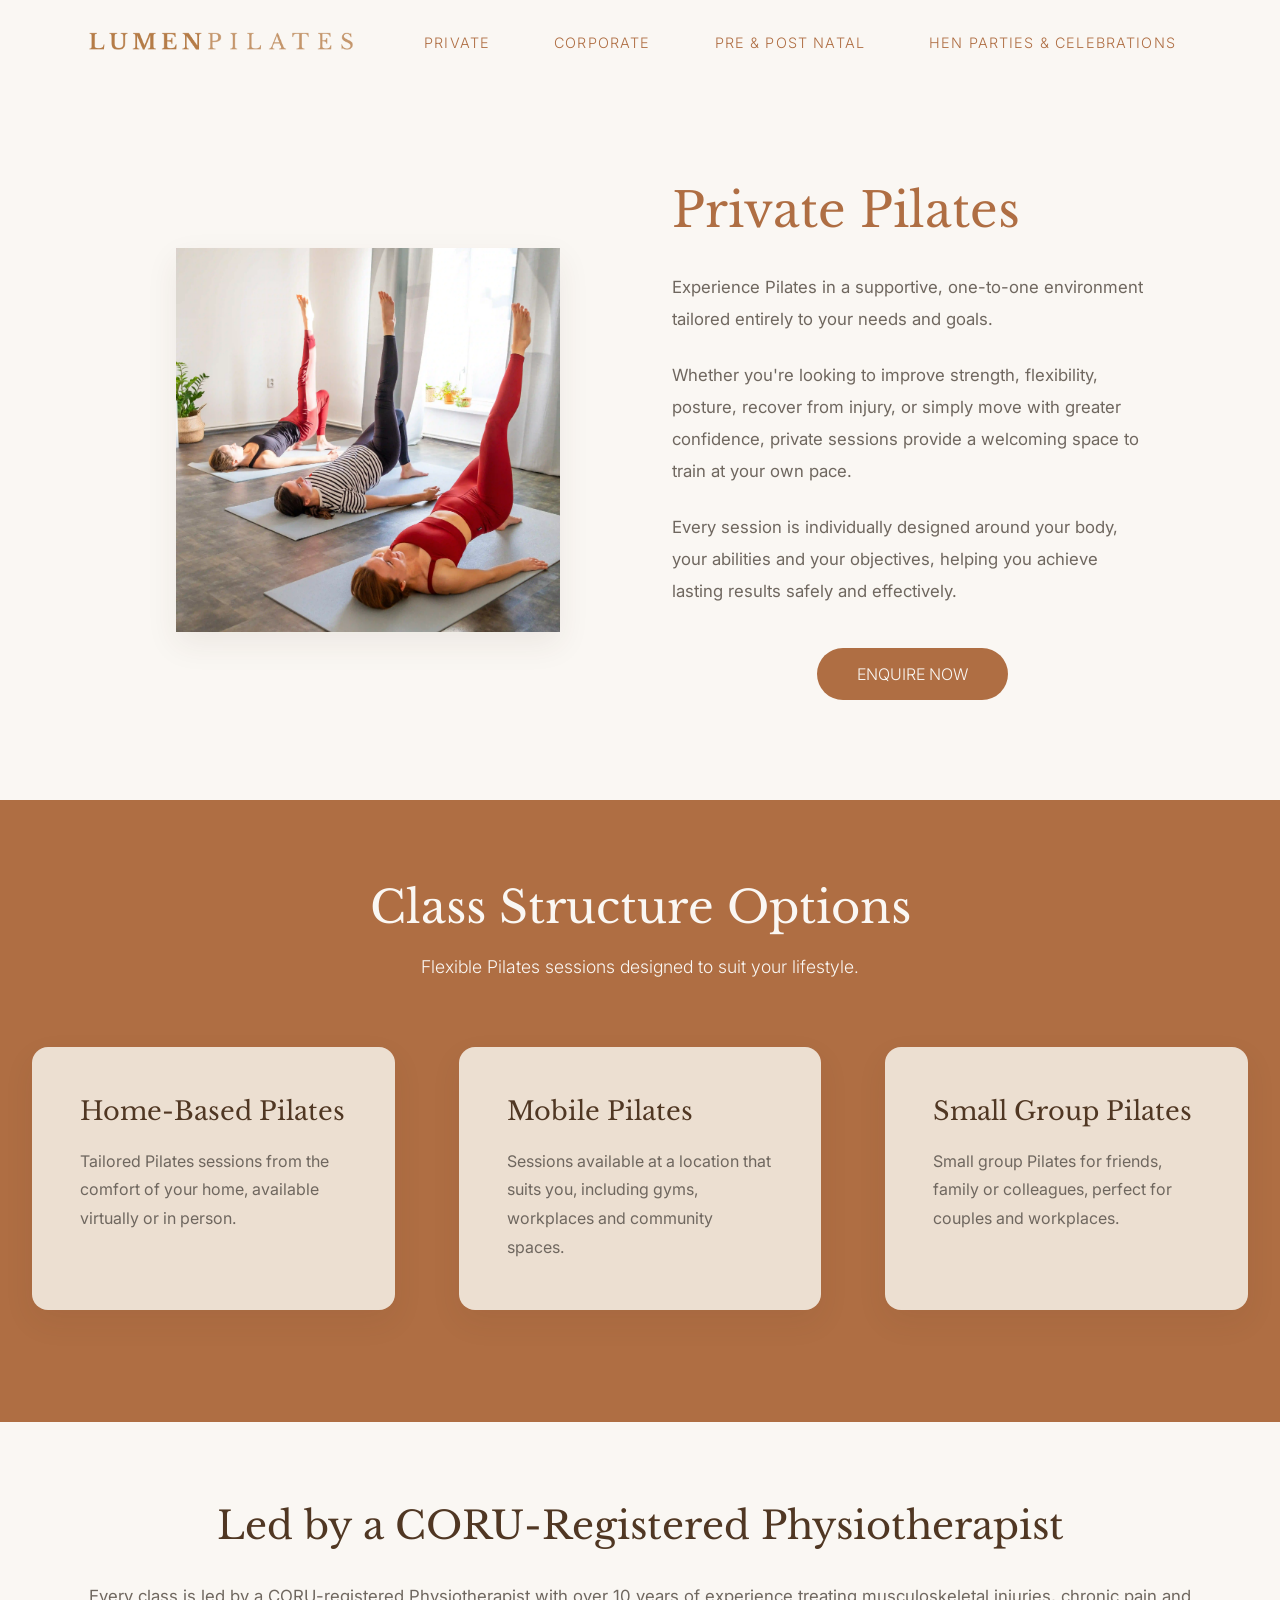
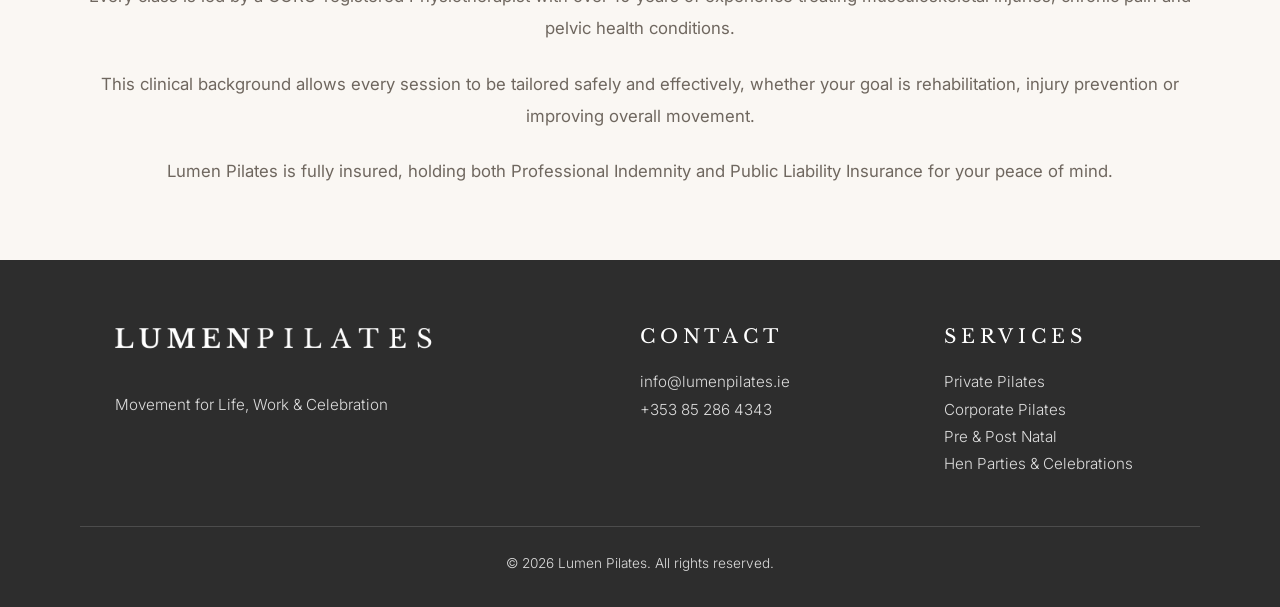
<file: private.html>
<!DOCTYPE html>
<html lang="en">
  <head>
    <meta charset="UTF-8" />
    <meta name="viewport" content="width=device-width, initial-scale=1.0" />

    <title>Lumen Pilates | Private Pilates</title>

    <link rel="icon" type="image/png" href="images/favicon.png" />

    <link rel="preconnect" href="https://fonts.googleapis.com" />
    <link rel="preconnect" href="https://fonts.gstatic.com" crossorigin />

    <link
      href="https://fonts.googleapis.com/css2?family=Inter:wght@300;400;500;600;700&family=Libre+Baskerville:wght@400;700&display=swap"
      rel="stylesheet"
    />

    <link rel="stylesheet" href="styles.css" />
  </head>

  <body>
    <!-- =========================
     Navigation
========================== -->

    <header>
      <nav class="navbar" aria-label="Main Navigation">
        <div class="logo">
          <a href="index.html">
            <img src="images/lumen-horizontal.png" alt="Lumen Pilates Logo" />
          </a>
        </div>

        <!-- Hamburger Menu -->
        <button
          class="hamburger"
          aria-label="Toggle navigation"
          aria-expanded="false"
        >
          <span></span>
          <span></span>
          <span></span>
        </button>

        <div class="nav-centre">
          <ul class="nav-links">
            <li>
              <a href="private.html"> PRIVATE </a>
            </li>

            <li>
              <a href="corporate.html"> CORPORATE </a>
            </li>

            <li>
              <a href="prenatal.html"> PRE &amp; POST NATAL </a>
            </li>

            <li>
              <a href="hen-parties.html"> HEN PARTIES &amp; CELEBRATIONS </a>
            </li>

            <li class="mobile-contact">
              <a href="mailto:info@lumenpilates.ie?subject=Pilates%20Enquiry">
                CONTACT US
              </a>
            </li>
          </ul>
        </div>
      </nav>
    </header>

    <main>
      <div class="nav-trigger"></div>

      <!-- =========================
     Private Hero
========================== -->

      <section class="private-hero">
        <div class="private-image">
          <img
            src="images/private-hero-img.webp"
            alt="Private Pilates session"
          />
        </div>

        <div class="private-content">
          <h1>Private Pilates</h1>

          <p>
            Experience Pilates in a supportive, one-to-one environment tailored
            entirely to your needs and goals.
          </p>

          <p>
            Whether you're looking to improve strength, flexibility, posture,
            recover from injury, or simply move with greater confidence, private
            sessions provide a welcoming space to train at your own pace.
          </p>

          <p>
            Every session is individually designed around your body, your
            abilities and your objectives, helping you achieve lasting results
            safely and effectively.
          </p>

          <a href="enquire.html" class="btn"> ENQUIRE NOW </a>
        </div>
      </section>

      <!-- =========================
     Class Structure
========================== -->

      <section class="class-structure">
        <div class="section-heading">
          <h2>Class Structure Options</h2>

          <p>Flexible Pilates sessions designed to suit your lifestyle.</p>
        </div>

        <div class="structure-grid">
          <article class="structure-card">
            <h3>Home-Based Pilates</h3>

            <p>
              Tailored Pilates sessions from the comfort of your home, available
              virtually or in person.
            </p>
          </article>

          <article class="structure-card">
            <h3>Mobile Pilates</h3>

            <p>
              Sessions available at a location that suits you, including gyms,
              workplaces and community spaces.
            </p>
          </article>

          <article class="structure-card">
            <h3>Small Group Pilates</h3>

            <p>
              Small group Pilates for friends, family or colleagues, perfect for
              couples and workplaces.
            </p>
          </article>
        </div>
      </section>

      <!-- =========================
     Clinical Experience
========================== -->

      <section class="experience">
        <div class="experience-content">
          <h2>Led by a CORU-Registered Physiotherapist</h2>

          <p>
            Every class is led by a CORU-registered Physiotherapist with over 10
            years of experience treating musculoskeletal injuries, chronic pain
            and pelvic health conditions.
          </p>

          <p>
            This clinical background allows every session to be tailored safely
            and effectively, whether your goal is rehabilitation, injury
            prevention or improving overall movement.
          </p>

          <p>
            Lumen Pilates is fully insured, holding both Professional Indemnity
            and Public Liability Insurance for your peace of mind.
          </p>
        </div>
      </section>
    </main>

    <!-- =========================
     Footer
========================== -->

    <footer class="footer">
      <div class="footer-container">
        <div class="footer-brand">
          <img src="images/lumen-logo-white.png" alt="Lumen Pilates Logo" />

          <p>Movement for Life, Work &amp; Celebration</p>
        </div>

        <div class="footer-contact">
          <h3>Contact</h3>

          <p>
            <a href="mailto:info@lumenpilates.ie"> info@lumenpilates.ie </a>
          </p>

          <p>
            <a href="tel:+353852864343"> +353 85 286 4343 </a>
          </p>
        </div>

        <div class="footer-links">
          <h3>Services</h3>

          <ul>
            <li>
              <a href="private.html"> Private Pilates </a>
            </li>

            <li>
              <a href="corporate.html"> Corporate Pilates </a>
            </li>

            <li>
              <a href="prenatal.html"> Pre &amp; Post Natal </a>
            </li>

            <li>
              <a href="hen-parties.html"> Hen Parties &amp; Celebrations </a>
            </li>
          </ul>
        </div>
      </div>

      <div class="footer-bottom">
        <p>&copy; 2026 Lumen Pilates. All rights reserved.</p>
      </div>
    </footer>

    <script src="script.js"></script>
  </body>
</html>
</file>
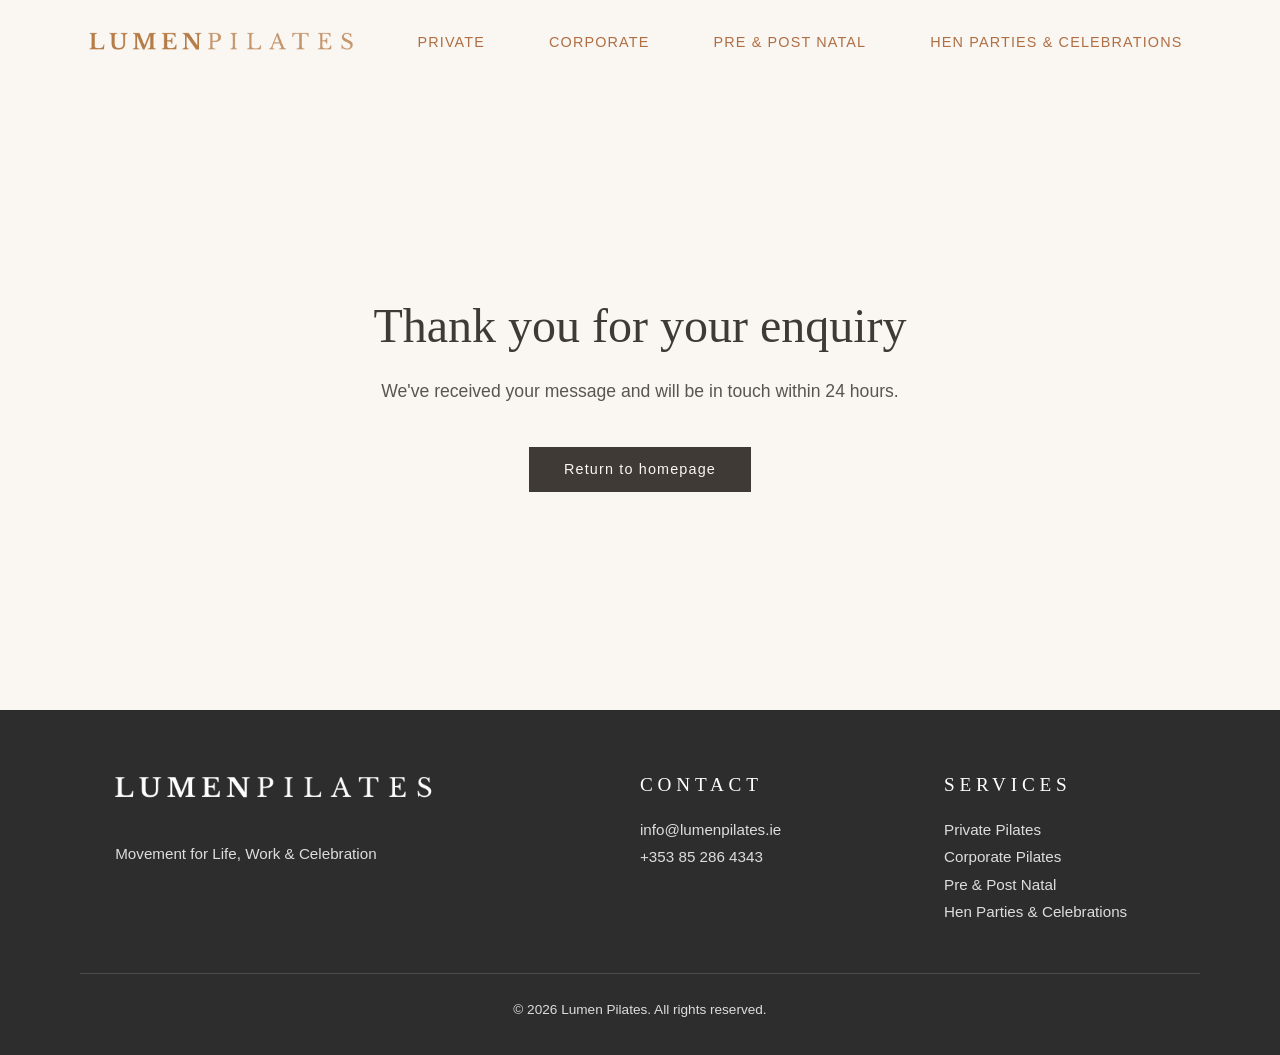
<file: success.html>
<!DOCTYPE html>
<html lang="en">
  <head>
    <meta charset="UTF-8" />

    <meta name="viewport" content="width=device-width, initial-scale=1.0" />

    <title>Thank You | Lumen Pilates</title>

    <link rel="icon" type="image/png" href="images/favicon.png" />

    <link rel="stylesheet" href="styles.css" />
  </head>

  <body>
    <!-- =========================
         Navigation
    ========================== -->

    <header>
      <nav class="navbar" aria-label="Main Navigation">
        <div class="logo">
          <a href="index.html">
            <img src="images/lumen-horizontal.png" alt="Lumen Pilates Logo" />
          </a>
        </div>

        <!-- Hamburger Menu -->
        <button
          class="hamburger"
          aria-label="Toggle navigation"
          aria-expanded="false"
        >
          <span></span>
          <span></span>
          <span></span>
        </button>

        <div class="nav-centre">
          <ul class="nav-links">
            <li>
              <a href="private.html"> PRIVATE </a>
            </li>

            <li>
              <a href="corporate.html"> CORPORATE </a>
            </li>

            <li>
              <a href="prenatal.html"> PRE &amp; POST NATAL </a>
            </li>

            <li>
              <a href="hen-parties.html"> HEN PARTIES &amp; CELEBRATIONS </a>
            </li>

            <li class="mobile-contact">
              <a href="mailto:info@lumenpilates.ie?subject=Pilates%20Enquiry">
                CONTACT US
              </a>
            </li>
          </ul>
        </div>
      </nav>
    </header>
    <main class="success-page">
      <h1>Thank you for your enquiry</h1>

      <p>We've received your message and will be in touch within 24 hours.</p>

      <a href="index.html"> Return to homepage </a>
    </main>
    <!-- =========================
     Footer
========================== -->

    <footer class="footer">
      <div class="footer-container">
        <div class="footer-brand">
          <img src="images/lumen-logo-white.png" alt="Lumen Pilates Logo" />

          <p>Movement for Life, Work &amp; Celebration</p>
        </div>

        <div class="footer-contact">
          <h3>Contact</h3>

          <p>
            <a href="mailto:info@lumenpilates.ie"> info@lumenpilates.ie </a>
          </p>

          <p>
            <a href="tel:+353852864343"> +353 85 286 4343 </a>
          </p>
        </div>

        <div class="footer-links">
          <h3>Services</h3>

          <ul>
            <li>
              <a href="private.html"> Private Pilates </a>
            </li>

            <li>
              <a href="corporate.html"> Corporate Pilates </a>
            </li>

            <li>
              <a href="prenatal.html"> Pre &amp; Post Natal </a>
            </li>

            <li>
              <a href="hen-parties.html"> Hen Parties &amp; Celebrations </a>
            </li>
          </ul>
        </div>
      </div>

      <div class="footer-bottom">
        <p>&copy; 2026 Lumen Pilates. All rights reserved.</p>
      </div>
    </footer>
    <script src="script.js"></script>
  </body>
</html>
</file>
<file: styles.css>
/* =========================
   Global Reset
========================= */

* {
  margin: 0;
  padding: 0;
  box-sizing: border-box;
}

html {
  scroll-behavior: smooth;
}

body {
  font-family: "Inter", sans-serif;
  color: #503723;
}

header {
  height: 5rem;
}

/* =========================
   Variables
========================= */

:root {
  --cream: #faf7f3;
  --light-cream: #f8f4ee;
  --beige: #f0e5da;

  --brown: #af6e43;
  --dark-brown: #7b4d2f;
  --soft-brown: #bf8b69;

  --text: #6f675f;
  --dark-text: #503723;

  --white: #ffffff;

  --shadow: 0 12px 30px rgba(80, 55, 35, 0.08);
}

/* =========================
   Typography
========================= */

h1,
h2,
h3 {
  font-family: "Libre Baskerville", serif;
  font-weight: 400;
}

p {
  line-height: 1.8;
}

/* =========================
   Buttons
========================= */

.btn {
  display: inline-block;

  padding: 1rem 2.5rem;

  background-color: var(--brown);

  color: var(--cream);

  text-decoration: none;

  border-radius: 50px;

  font-weight: 300;

  text-transform: uppercase;

  transition: all 0.3s ease;
}

.btn:hover {
  background-color: var(--dark-brown);
  color: var(--cream);
}

/* =========================
   Navigation
========================= */

.navbar {
  position: absolute;

  top: 0;
  left: 0;

  width: 100%;

  z-index: 1000;

  display: flex;

  align-items: center;

  justify-content: space-between;

  background-color: var(--cream);

  padding: 0.1rem 3.75rem;

  transition: background-color 0.3s ease, box-shadow 0.3s ease;
}

.navbar.fixed {
  position: fixed;

  animation: slideDown 0.3s ease;
}

@keyframes slideDown {
  from {
    transform: translateY(-20px);
    opacity: 0;
  }

  to {
    transform: translateY(0);
    opacity: 1;
  }
}

.nav-trigger {
  height: 1px;

  position: absolute;

  top: 80px;

  width: 100%;
}

/* =========================
   Hamburger Menu
========================= */

.hamburger {
  display: none;

  background: none;
  border: none;

  cursor: pointer;

  padding: 0;
}

.hamburger span {
  display: block;

  width: 26px;
  height: 2px;

  background-color: #af6e43;

  margin: 6px 0;

  transition: 0.3s ease;
}

/* Logo */

.logo img {
  width: 20rem;

  height: auto;

  display: block;
}

/* Centre Navigation */

.nav-centre {
  flex: 1;

  display: flex;

  justify-content: center;
}

.nav-links {
  display: flex;

  list-style: none;

  gap: 4rem;
}

.nav-contact {
  display: flex;

  list-style: none;

  margin-right: 2.8rem;
}

.mobile-contact {
  display: none;
}

.nav-links a,
.nav-contact a {
  text-decoration: none;

  color: var(--brown);

  font-size: 0.9rem;

  font-weight: 300;

  letter-spacing: 0.08em;

  transition: color 0.3s ease;
}

.nav-links a:hover,
.nav-contact a:hover {
  color: #cba37e;
}

/* =========================
   Homepage Hero
========================= */

.hero {
  height: 100vh;

  min-height: 700px;

  background-image: linear-gradient(
      rgba(34, 34, 34, 0.25),
      rgba(34, 34, 34, 0.25)
    ),
    url("images/hero-image.webp");

  background-size: cover;

  background-position: center 30%;

  position: relative;

  display: flex;

  align-items: center;

  justify-content: center;

  color: var(--cream);
}

.hero-overlay {
  position: absolute;

  inset: 0;

  background: rgba(0, 0, 0, 0.25);
}

.hero-content {
  position: relative;

  z-index: 1;

  text-align: center;

  max-width: 45rem;
}

.hero-content h1 {
  font-size: 4rem;

  margin-bottom: 1.5rem;
}

.hero-content p {
  font-size: 1.2rem;

  line-height: 1.6;

  margin-bottom: 2.5rem;
}

/* =========================
   Services Section
========================= */

.services {
  padding: 6rem 5rem;

  background-color: var(--light-cream);
}

.services-header {
  text-align: center;

  max-width: 40rem;

  margin: 0 auto 4rem;
}

.services-header h2 {
  font-size: 2.5rem;

  color: var(--brown);

  margin-bottom: 1rem;
}

.services-header p {
  font-size: 1.1rem;

  font-weight: 300;

  color: #555;
}

/* Carousel Layout */

.services-carousel {
  display: flex;

  align-items: center;

  justify-content: center;

  gap: 2rem;
}

.service-slide {
  max-width: 70rem;

  width: 100%;

  display: grid;

  grid-template-columns: 1.2fr 1fr;

  align-items: center;

  gap: 4rem;
}

/* Image */

.service-image img {
  width: 100%;

  height: 24rem;

  object-fit: cover;

  display: block;

  box-shadow: var(--shadow);
}

/* Content */

.service-content {
  display: flex;

  flex-direction: column;

  gap: 1.25rem;

  min-height: 18rem;
}

.service-number {
  font-size: 0.85rem;

  letter-spacing: 0.15em;

  color: var(--brown);
}

.service-content h3 {
  font-size: 2.2rem;

  letter-spacing: 0.2rem;

  color: var(--brown);
}

.service-content p {
  max-width: 30rem;

  font-size: 1.1rem;

  font-weight: 300;

  color: #555;
}

/* Learn More */

.learn-more {
  margin-top: 1rem;

  color: var(--brown);

  text-decoration: none;

  font-weight: 500;

  transition: color 0.3s ease;
}

.learn-more:hover {
  color: #cba37e;
}

/* Carousel Buttons */

.carousel-btn {
  border: none;

  background: none;

  font-size: 2rem;

  color: var(--brown);

  cursor: pointer;

  transition: transform 0.3s ease;
}

.carousel-btn:hover {
  transform: translateX(5px);

  color: #cba37e;
}

.prev:hover {
  transform: translateX(-5px);
}

/* =========================
   CTA Section
========================= */

.cta {
  padding: 7rem 5rem;

  background-color: var(--brown);

  text-align: center;
}

.cta-content {
  max-width: 45rem;

  margin: 0 auto;
}

.cta h2 {
  font-size: 2.8rem;

  color: var(--cream);

  margin-bottom: 1.5rem;
}

.cta p {
  font-size: 1.15rem;

  font-weight: 300;

  color: var(--cream);

  margin-bottom: 2.5rem;
}

.cta .btn {
  background-color: var(--soft-brown);

  color: var(--cream);
}

.cta .btn:hover {
  background-color: var(--dark-brown);
}

/* =========================
   Footer
========================= */

.footer {
  background-color: #2d2d2d;

  padding: 4rem 5rem 2rem;

  color: var(--white);
}

.footer-container {
  max-width: 70rem;

  margin: 0 auto;

  display: grid;

  grid-template-columns: 2fr 1fr 1fr;

  gap: 3rem;
}

/* Brand */

.footer-brand img {
  width: 24rem;

  height: auto;

  display: block;

  margin-top: -2.1rem;

  margin-bottom: 1.25rem;
}

.footer-brand p {
  margin-left: 2.2rem;

  margin-top: -1rem;

  font-weight: 300;

  color: #ddd;
}

/* Footer Headings */

.footer h3 {
  font-size: 1.2rem;

  margin-bottom: 1.25rem;

  text-transform: uppercase;

  letter-spacing: 0.3rem;
}

/* Footer Text */

.footer p,
.footer a {
  font-size: 0.95rem;

  font-weight: 300;

  line-height: 1.8;

  color: #ddd;
}

.footer a {
  text-decoration: none;

  transition: color 0.3s ease;
}

.footer a:hover {
  color: var(--brown);
}

.footer ul {
  list-style: none;

  padding: 0;
}

/* Footer Bottom */

.footer-bottom {
  margin-top: 3rem;

  padding-top: 1.5rem;

  border-top: 1px solid rgba(255, 255, 255, 0.15);

  text-align: center;
}

.footer-bottom p {
  font-size: 0.85rem;
}

/* =========================
   Enquiry Page
========================= */

.enquiry-page {
  background-color: var(--cream);

  padding: 7rem 2rem 6rem;
}

.enquiry {
  max-width: 48rem;

  margin: 0 auto;
}

.enquiry-header {
  text-align: center;

  margin-bottom: 3.2rem;
}

.enquiry-header h1 {
  font-size: 3.2rem;

  color: var(--brown);

  margin-bottom: 1rem;
}

.enquiry-header p {
  max-width: 36rem;

  margin: 0 auto 1rem;

  font-size: 1rem;

  color: var(--text);

  line-height: 1.8;
}

/* =========================
   Form
========================= */

.enquiry-form {
  background-color: var(--white);

  padding: 3rem;

  border-radius: 0.25rem;

  box-shadow: var(--shadow);

  display: flex;

  flex-direction: column;

  gap: 1.5rem;
}

.form-group {
  display: flex;

  flex-direction: column;
}

.form-group label {
  margin-bottom: 0.5rem;

  font-size: 0.9rem;

  font-weight: 500;

  letter-spacing: 0.04em;

  color: var(--dark-text);
}

.form-group input,
.form-group select,
.form-group textarea {
  font-family: "Inter", sans-serif;

  font-size: 1rem;

  padding: 0.9rem 1rem;

  border: 1px solid #ddd6cf;

  border-radius: 0.25rem;

  background-color: var(--white);

  transition: border-color 0.25s ease, box-shadow 0.25s ease;
}

.form-group textarea {
  resize: vertical;

  min-height: 10rem;
}

.form-group input:focus,
.form-group select:focus,
.form-group textarea:focus {
  outline: none;

  border-color: var(--brown);

  box-shadow: 0 0 0 3px rgba(181, 124, 71, 0.15);
}

/* Submit Button */

.submit-btn {
  align-self: flex-start;

  padding: 1rem 2.5rem;

  background-color: var(--brown);

  color: var(--cream);

  border: none;

  font-size: 0.9rem;

  font-weight: 400;

  letter-spacing: 0.08em;

  cursor: pointer;

  transition: background-color 0.3s ease, transform 0.2s ease;
}

.submit-btn:hover {
  background-color: var(--dark-brown);

  transform: translateY(-2px);
}

.submit-btn:active {
  transform: translateY(0);
}

/* =========================
   Internal Hero Sections
========================= */

.private-hero {
  min-height: 80vh;

  background-color: var(--cream);

  display: flex;

  align-items: center;

  justify-content: center;

  gap: 4rem;

  padding: 6rem 8rem;
}

.private-image {
  flex: 1;

  display: flex;

  justify-content: center;
}

.private-image img {
  width: 80%;

  height: 24rem;

  object-fit: cover;

  box-shadow: var(--shadow);
}

.private-content {
  flex: 1;

  max-width: 36rem;

  display: flex;

  flex-direction: column;
}

.private-content h1 {
  font-size: 3rem;

  color: var(--brown);

  margin-bottom: 2rem;
}

.private-content p {
  font-size: 1.05rem;

  line-height: 1.9;

  color: var(--text);

  margin-bottom: 1.5rem;
}

.private-hero .btn {
  margin-top: 1rem;

  align-self: center;
}

/* =========================
   Class Structure
========================= */

.class-structure {
  padding: 5rem 2rem 7rem;

  background-color: var(--brown);
}

.section-heading {
  text-align: center;

  max-width: 40rem;

  margin: 0 auto 4rem;
}

.section-heading h2 {
  font-size: 2.8rem;

  color: var(--cream);

  margin-bottom: 1rem;
}

.section-heading p {
  font-size: 1.1rem;

  font-weight: 300;

  line-height: 1.8;

  color: var(--cream);
}

.structure-grid {
  max-width: 80rem;

  margin: 0 auto;

  display: grid;

  grid-template-columns: repeat(3, 1fr);

  gap: 4rem;
}

.structure-card {
  padding: 3rem;

  background-color: rgba(240, 229, 218, 0.95);

  border-radius: 16px;

  box-shadow: var(--shadow);

  transition: transform 0.3s ease, box-shadow 0.3s ease;
}

.structure-card:hover {
  transform: translateY(-8px) scale(1.02);

  box-shadow: 0 15px 35px rgba(80, 55, 35, 0.15);
}

.structure-card h3 {
  font-size: 1.6rem;

  color: var(--dark-text);

  margin-bottom: 1.25rem;
}

.structure-card p {
  color: var(--text);

  line-height: 1.8;
}

/* =========================
   Experience Section
========================= */

.experience {
  padding: 5rem 2rem 3rem;

  background-color: var(--cream);
}

.experience-content {
  max-width: 70rem;

  margin: 0 auto;

  text-align: center;
}

.experience h2 {
  font-size: 2.4rem;

  color: var(--dark-text);

  margin-bottom: 2rem;
}

.experience p {
  font-size: 1.05rem;

  line-height: 1.9;

  color: var(--text);

  margin-bottom: 1.5rem;
}

/* =========================
   Voucher Section
========================= */

.voucher-section {
  min-height: 70vh;

  background-color: var(--brown);

  display: flex;

  align-items: center;

  justify-content: center;

  gap: 4rem;

  padding: 4rem 8rem 0;
}

.voucher-content {
  flex: 1;
}

.voucher-content h2 {
  font-size: 3rem;

  color: var(--cream);

  margin-bottom: 2rem;
}

.voucher-content p {
  font-size: 1.05rem;

  line-height: 1.9;

  color: var(--cream);

  margin-bottom: 1.5rem;
}

.voucher-content .btn {
  display: block;

  width: fit-content;

  margin: 3rem auto 0;

  background-color: var(--soft-brown);
}

.voucher-content .btn:hover {
  background-color: var(--cream);

  color: var(--soft-brown);
}

/* Voucher Image */

.voucher-image {
  flex: 1;

  display: flex;

  justify-content: center;
}

.voucher-image img {
  width: 100%;

  height: 24rem;

  object-fit: cover;

  box-shadow: var(--shadow);

  margin-bottom: 4rem;
}

/* =========================
   Hen Parties Section
========================= */

.hen-paragraph-bold {
  font-weight: 500;
}

.group-events {
  min-height: 80vh;

  background-color: var(--brown);

  display: flex;

  align-items: center;

  justify-content: center;

  gap: 4rem;

  padding: 5rem 8rem;
}

.group-events-content {
  flex: 1;

  display: flex;

  flex-direction: column;

  justify-content: center;
}

.group-events-content h2 {
  font-size: 3rem;

  color: var(--cream);

  text-align: center;

  margin-bottom: 1.5rem;
}

.group-events-intro {
  color: var(--cream);

  text-align: center;

  line-height: 1.8;

  margin-bottom: 2.5rem;
}

/* Tick List */

.group-list {
  list-style: none;

  padding: 0;

  margin: 0 auto 2rem;

  display: grid;

  grid-template-columns: repeat(2, 1fr);

  gap: 1rem 2.5rem;
}

.group-list li {
  position: relative;

  padding-left: 1.4rem;

  color: var(--cream);
}

.group-list li::before {
  content: "✓";

  position: absolute;

  left: 0;

  color: #e5c7a5;

  font-weight: 700;
}

.group-events-footer {
  color: var(--cream);

  text-align: center;

  line-height: 1.8;
}

/* Image */

.group-events-image {
  flex: 1;

  display: flex;

  justify-content: center;
}

.group-events-image img {
  width: 80%;

  height: 24rem;

  object-fit: cover;

  box-shadow: var(--shadow);
}

/* =========================
   Responsive Design
========================= */

@media (max-width: 1200px) {
  /* Navigation */
  header {
    height: 0;
  }
  .navbar {
    padding: 0.1rem 2rem;
  }

  .logo img {
    width: 16rem;
  }

  .nav-links {
    gap: 2rem;
  }

  .nav-links a,
  .nav-contact a {
    font-size: 0.8rem;
  }

  /* Main split sections */
  .private-hero,
  .voucher-section,
  .group-events {
    padding-left: 3rem;
    padding-right: 3rem;
    gap: 2rem;
  }

  /* Images */
  .private-image img,
  .voucher-image img,
  .group-events-image img {
    width: 90%;
  }

  /* Hero headings */
  .private-content h1,
  .voucher-content h2,
  .group-events-content h2 {
    font-size: 2.5rem;
  }

  /* Cards */
  .structure-grid {
    gap: 2rem;
  }

  .structure-card {
    padding: 2rem;
  }
}

@media (max-width: 1100px) {
  /* =========================
     Navigation
  ========================= */

  header {
    height: 60px;
  }

  .navbar {
    padding: 0.1rem 2rem;
  }

  .logo img {
    width: 16rem;
  }

  .nav-links {
    gap: 2rem;
  }

  .nav-links a,
  .nav-contact a {
    font-size: 0.75rem;
  }

  .nav-contact {
    margin-right: 0;
  }

  /* =========================
     Services Carousel
  ========================= */

  .services {
    padding: 5rem 3rem;
  }

  .service-slide {
    gap: 2.5rem;
  }

  .service-content h3 {
    font-size: 1.8rem;
  }

  /* =========================
     Private / Corporate Hero
  ========================= */

  .private-hero {
    padding: 5rem 4rem;
    gap: 2rem;
  }

  .private-content {
    margin-right: 0;
  }

  .private-content h1 {
    font-size: 2.5rem;
  }

  .private-content p {
    font-size: 1rem;
  }

  /* =========================
   Class Structure Cards
========================= */

  .class-structure {
    padding-left: 1rem;
    padding-right: 1rem;
  }

  .structure-grid {
    gap: 1rem;
  }

  .structure-card {
    padding: 1.5rem;
  }

  .structure-card h3 {
    font-size: 1.25rem;
    line-height: 1.4;
  }

  .structure-card p {
    font-size: 0.9rem;
    line-height: 1.6;
  }

  /* =========================
     Voucher Section
  ========================= */

  .voucher-section {
    padding: 4rem;
    gap: 2rem;
  }

  .voucher-content h2 {
    font-size: 2.5rem;
  }

  /* =========================
     Hen Section
  ========================= */

  .group-events {
    padding: 4rem;
    gap: 2rem;
  }
}

/* =========================
   Tablet Layout
========================= */

@media (max-width: 900px) {
  /* =========================
     Navigation
  ========================= */

  .nav-links {
    gap: 1rem;
  }

  .nav-links a,
  .nav-contact a {
    font-size: 0.7rem;
  }

  .logo img {
    width: 13rem;
  }

  /* =========================
     Services Carousel
  ========================= */

  .service-slide {
    grid-template-columns: 1fr;
    text-align: center;
  }

  .service-image img {
    height: 22rem;
  }

  .service-content {
    align-items: center;
  }

  .service-content p {
    max-width: 40rem;
  }

  /* =========================
     Private / Corporate Hero
  ========================= */

  .private-hero {
    flex-direction: column;
    padding: 5rem 3rem;
    text-align: center;
  }

  .private-image img {
    width: 100%;
    max-width: 35rem;
  }

  .private-content {
    max-width: 45rem;
    margin-right: 0;
    align-items: center;
  }

  .private-content h1 {
    font-size: 2.4rem;
  }

  /* =========================
     Class Structure Cards
  ========================= */

  .structure-grid {
    grid-template-columns: repeat(3, 1fr);
    gap: 1rem;
  }

  .structure-card {
    padding: 1.25rem;
  }

  .structure-card h3 {
    font-size: 1.15rem;
    line-height: 1.4;
  }

  .structure-card p {
    font-size: 0.85rem;
    line-height: 1.5;
  }

  /* =========================
     Voucher Section
  ========================= */

  .voucher-section {
    flex-direction: column;
    padding: 4rem 3rem;
    text-align: center;
  }

  .voucher-content {
    display: flex;
    flex-direction: column;
    align-items: center;
  }

  .voucher-content h2 {
    font-size: 2.5rem;
  }

  .voucher-image img {
    width: 100%;
    max-width: 35rem;
    margin-bottom: 0;
  }

  /* =========================
     Hen Section
  ========================= */

  .group-events {
    flex-direction: column;
    padding: 4rem 3rem;
    text-align: center;
  }

  .group-list {
    max-width: 30rem;
  }

  .group-events-image img {
    width: 100%;
    max-width: 35rem;
  }

  /* =========================
     Experience
  ========================= */

  .experience-content {
    padding: 0 1rem;
  }

  .footer-container {
    grid-template-columns: 1.5fr 1fr 1fr;
    gap: 1.5rem;
  }

  .footer {
    padding: 3rem 2rem 2rem;
  }

  .footer-links a {
    font-size: 0.85rem;
  }
}

@media (max-width: 820px) {
  /* =========================
     Navigation
  ========================= */

  .navbar {
    padding: 0.5rem 1.2rem;
  }

  .logo img {
    width: 13rem;
  }

  .nav-links {
    gap: 1.2rem;
  }

  .nav-links a,
  .nav-contact a {
    font-size: 0.6rem;
    letter-spacing: 0.05em;
  }

  .nav-contact {
    margin-right: 0;
  }

  /* =========================
     Class Structure Cards
  ========================= */

  .structure-grid {
    gap: 1rem;
  }

  .structure-card {
    padding: 1.25rem;
  }

  .structure-card h3 {
    font-size: 1.1rem;
  }

  .structure-card p {
    font-size: 0.85rem;
  }

  /* =========================
     Footer
  ========================= */

  .footer-container {
    gap: 1rem;
  }

  .footer {
    padding-left: 1.5rem;
    padding-right: 1.5rem;
  }

  .footer-brand img {
    width: 16rem;
  }
}

@media (max-width: 770px) {
  /* =========================
     Navigation
  ========================= */

  header {
    height: 0;
  }

  .navbar {
    padding: 0.1rem 1.5rem;
  }

  .logo img {
    width: 13rem;
  }

  .nav-centre {
    justify-content: center;
  }

  .nav-links {
    gap: 1.2rem;
  }

  .nav-links a,
  .nav-contact a {
    font-size: 0.65rem;
    letter-spacing: 0.05em;
  }

  .nav-contact {
    margin-right: 0;
  }

  /* =========================
     Private / Corporate Hero
  ========================= */

  .private-hero {
    padding: 4rem 2rem;
    gap: 1.5rem;
  }

  .private-image img {
    width: 90%;
    height: 20rem;
  }

  .private-content h1 {
    font-size: 2.2rem;
  }

  .private-content p {
    font-size: 0.95rem;
    line-height: 1.7;
  }

  /* =========================
     Class Structure Cards
  ========================= */

  .class-structure {
    padding: 4rem 1.5rem 5rem;
  }

  .structure-grid {
    gap: 1.25rem;
  }

  .structure-card {
    padding: 1.5rem;
  }

  .structure-card h3 {
    font-size: 1.15rem;
  }

  .structure-card p {
    font-size: 0.85rem;
    line-height: 1.6;
  }

  /* =========================
     Images
  ========================= */

  .group-events-image img,
  .voucher-image img {
    width: 90%;
    height: 20rem;
  }

  /* =========================
     Footer
  ========================= */

  .footer {
    padding: 3rem 2rem 2rem;
  }

  .footer-container {
    gap: 2rem;
  }
}

@media (max-width: 680px) {
  /* =========================
     Navigation
  ========================= */

  header {
    height: 60px;
  }

  .hero-content h1 {
    font-size: 2.8rem;
  }

  .navbar {
    padding: 0.5rem 1rem;
  }

  .logo img {
    width: 11rem;
  }

  .nav-links {
    gap: 0.8rem;
  }

  .nav-links a,
  .nav-contact a {
    font-size: 0.55rem;
    letter-spacing: 0.03em;
  }

  /* =========================
     Hero Sections
  ========================= */

  .private-hero {
    flex-direction: column;
    padding: 3rem 1.5rem;
    gap: 2rem;
    text-align: center;
  }

  .private-image {
    width: 100%;
  }

  .private-image img {
    width: 100%;
    height: 18rem;
  }

  .private-content {
    width: 100%;
    max-width: 100%;
    margin-right: 0;
    align-items: center;
  }

  .private-content h1 {
    font-size: 2rem;
    margin-bottom: 1.5rem;
  }

  .private-content p {
    font-size: 0.95rem;
    line-height: 1.7;
  }

  /* =========================
     Services Carousel
  ========================= */

  .services {
    padding: 4rem 1.5rem;
  }

  .service-slide {
    grid-template-columns: 1fr;
    gap: 2rem;
    text-align: center;
  }

  .service-image img {
    height: 18rem;
  }

  .service-content {
    align-items: center;
  }

  .service-content h3 {
    font-size: 1.7rem;
  }

  .service-content p {
    font-size: 1rem;
  }

  /* =========================
     Class Structure Cards
  ========================= */

  .structure-grid {
    grid-template-columns: 1fr;
    gap: 1.5rem;
  }

  .structure-card {
    padding: 2rem;
    text-align: center;
  }

  .structure-card h3 {
    font-size: 1.4rem;
  }

  /* =========================
     Voucher Section
  ========================= */

  .voucher-section {
    flex-direction: column;
    padding: 3rem 1.5rem;
    gap: 2rem;
    text-align: center;
  }

  .voucher-content {
    order: 1;
  }

  .voucher-image {
    order: 2;
    width: 100%;
  }

  .voucher-image img {
    width: 100%;
    height: 18rem;
    margin-bottom: 0;
  }

  .voucher-content h2 {
    font-size: 2.2rem;
  }

  .voucher-content p {
    font-size: 1rem;
  }

  .voucher-content .btn {
    margin: 2rem auto 0;
  }

  /* =========================
     Hen Section
  ========================= */

  .group-events {
    flex-direction: column;
    padding: 3rem 1.5rem;
    gap: 2rem;
    text-align: center;
  }

  .group-events-content h2 {
    font-size: 2.2rem;
  }

  .group-list {
    grid-template-columns: 1fr;
    gap: 1rem;
    text-align: left;
  }

  .group-events-image img {
    width: 100%;
    height: 18rem;
  }

  /* =========================
     Experience Section
  ========================= */

  .experience {
    padding: 4rem 1.5rem 2rem;
  }

  .experience h2 {
    font-size: 2rem;
  }

  /* =========================
     Footer
  ========================= */

  .footer-container {
    grid-template-columns: 1fr;
    text-align: center;
  }

  .footer-brand img {
    width: 18rem;
    margin: 0 auto 1rem;
  }

  .footer-brand p {
    margin-left: 0;
  }
}

@media (max-width: 600px) {
  /* =========================
     Navigation
  ========================= */

  header {
    height: 60px;
  }

  .navbar {
    padding: 0.1rem 1rem;
    height: 60px;
  }

  .logo img {
    width: 10rem;
  }

  .nav-centre {
    flex: unset;
  }

  .nav-links {
    gap: 0.8rem;
  }

  .nav-links a,
  .nav-contact a {
    font-size: 0.55rem;
    letter-spacing: 0.04em;
  }

  .nav-contact {
    margin-right: 0;
  }

  /* =========================
     Hero
  ========================= */

  .hero {
    min-height: 600px;
  }

  .hero-content h1 {
    font-size: 2.5rem;
  }

  .hero-content p {
    font-size: 1rem;
    padding: 0 1rem;
  }

  /* =========================
     Private / Corporate Hero
  ========================= */

  .private-hero {
    flex-direction: column;
    padding: 4rem 1.5rem;
    gap: 2rem;
  }

  .private-image img {
    width: 100%;
    height: 18rem;
  }

  .private-content {
    text-align: center;
    margin-right: 0;
  }

  .private-content h1 {
    font-size: 2rem;
  }

  /* =========================
     Structure Cards
  ========================= */

  .structure-grid {
    grid-template-columns: 1fr;
    gap: 1.5rem;
  }

  .structure-card {
    padding: 2rem;
    text-align: center;
  }

  /* =========================
     Voucher
  ========================= */

  .voucher-section {
    flex-direction: column;
    padding: 3rem 1.5rem;
    gap: 2rem;
  }

  .voucher-image img {
    width: 100%;
    margin-bottom: 0;
  }

  .voucher-content {
    text-align: center;
  }

  .voucher-content h2 {
    font-size: 2rem;
  }

  .voucher-content .btn {
    margin: 2rem auto 0;
  }

  /* =========================
     Hen Events
  ========================= */

  .group-events {
    flex-direction: column;
    padding: 3rem 1.5rem;
  }

  .group-list {
    grid-template-columns: 1fr;
  }

  /* =========================
     Footer
  ========================= */

  .footer-container {
    grid-template-columns: 1fr;
    text-align: center;
  }

  .footer-brand img {
    margin: 0 auto 1rem;
    width: 16rem;
  }

  .footer-brand p {
    margin-left: 0;
  }
}

@media (max-width: 520px) {
  /* =========================
     Mobile Navigation
  ========================= */

  .hamburger {
    display: block;
  }

  /* Hide desktop navigation */
  .nav-centre,
  .nav-contact {
    display: none;
  }

  /* Show hamburger menu */
  .navbar.menu-open .nav-centre {
    display: block;

    position: absolute;

    top: 60px;

    left: 0;

    width: 100%;

    background-color: #faf7f3;

    padding: 2rem 0;
  }

  /* Menu links */

  .navbar.menu-open .nav-links {
    display: flex;

    flex-direction: column;

    align-items: center;

    gap: 1.5rem;

    width: 100%;
  }

  /* Contact inside hamburger */

  .mobile-contact {
    display: block;
  }

  /* Slightly smaller mobile text */

  .nav-links a {
    font-size: 0.8rem;

    letter-spacing: 0.1em;
  }

  /* =========================
   Success Page Mobile
========================= */

  .success-page {
    padding: 5rem 1.5rem;
  }

  .success-page h1 {
    font-size: 2rem;
  }

  .success-page p {
    font-size: 1rem;
  }
}

/* Hamburger Animation */

.hamburger span {
  transition: transform 0.3s ease, opacity 0.3s ease;
}

.hamburger.active span:nth-child(1) {
  transform: translateY(8px) rotate(45deg);
}

.hamburger.active span:nth-child(2) {
  opacity: 0;
}

.hamburger.active span:nth-child(3) {
  transform: translateY(-8px) rotate(-45deg);
}

/* =========================
   Success Page
========================= */

.success-page {
  min-height: 70vh;

  display: flex;
  flex-direction: column;
  justify-content: center;
  align-items: center;

  text-align: center;

  padding: 6rem 2rem;

  background-color: #faf7f3;
}

.success-page h1 {
  font-family: "Libre Baskerville", serif;

  font-size: 3rem;

  font-weight: 400;

  color: #3f3a35;

  margin-bottom: 1.5rem;
}

.success-page p {
  max-width: 550px;

  font-size: 1.1rem;

  line-height: 1.7;

  color: #5b554f;

  margin-bottom: 2.5rem;
}

.success-page a {
  display: inline-block;

  padding: 0.9rem 2.2rem;

  background-color: #3f3a35;

  color: #faf7f3;

  text-decoration: none;

  font-size: 0.9rem;

  letter-spacing: 0.08em;

  transition: all 0.3s ease;
}

.success-page a:hover {
  background-color: #6d655d;
}
</file>
